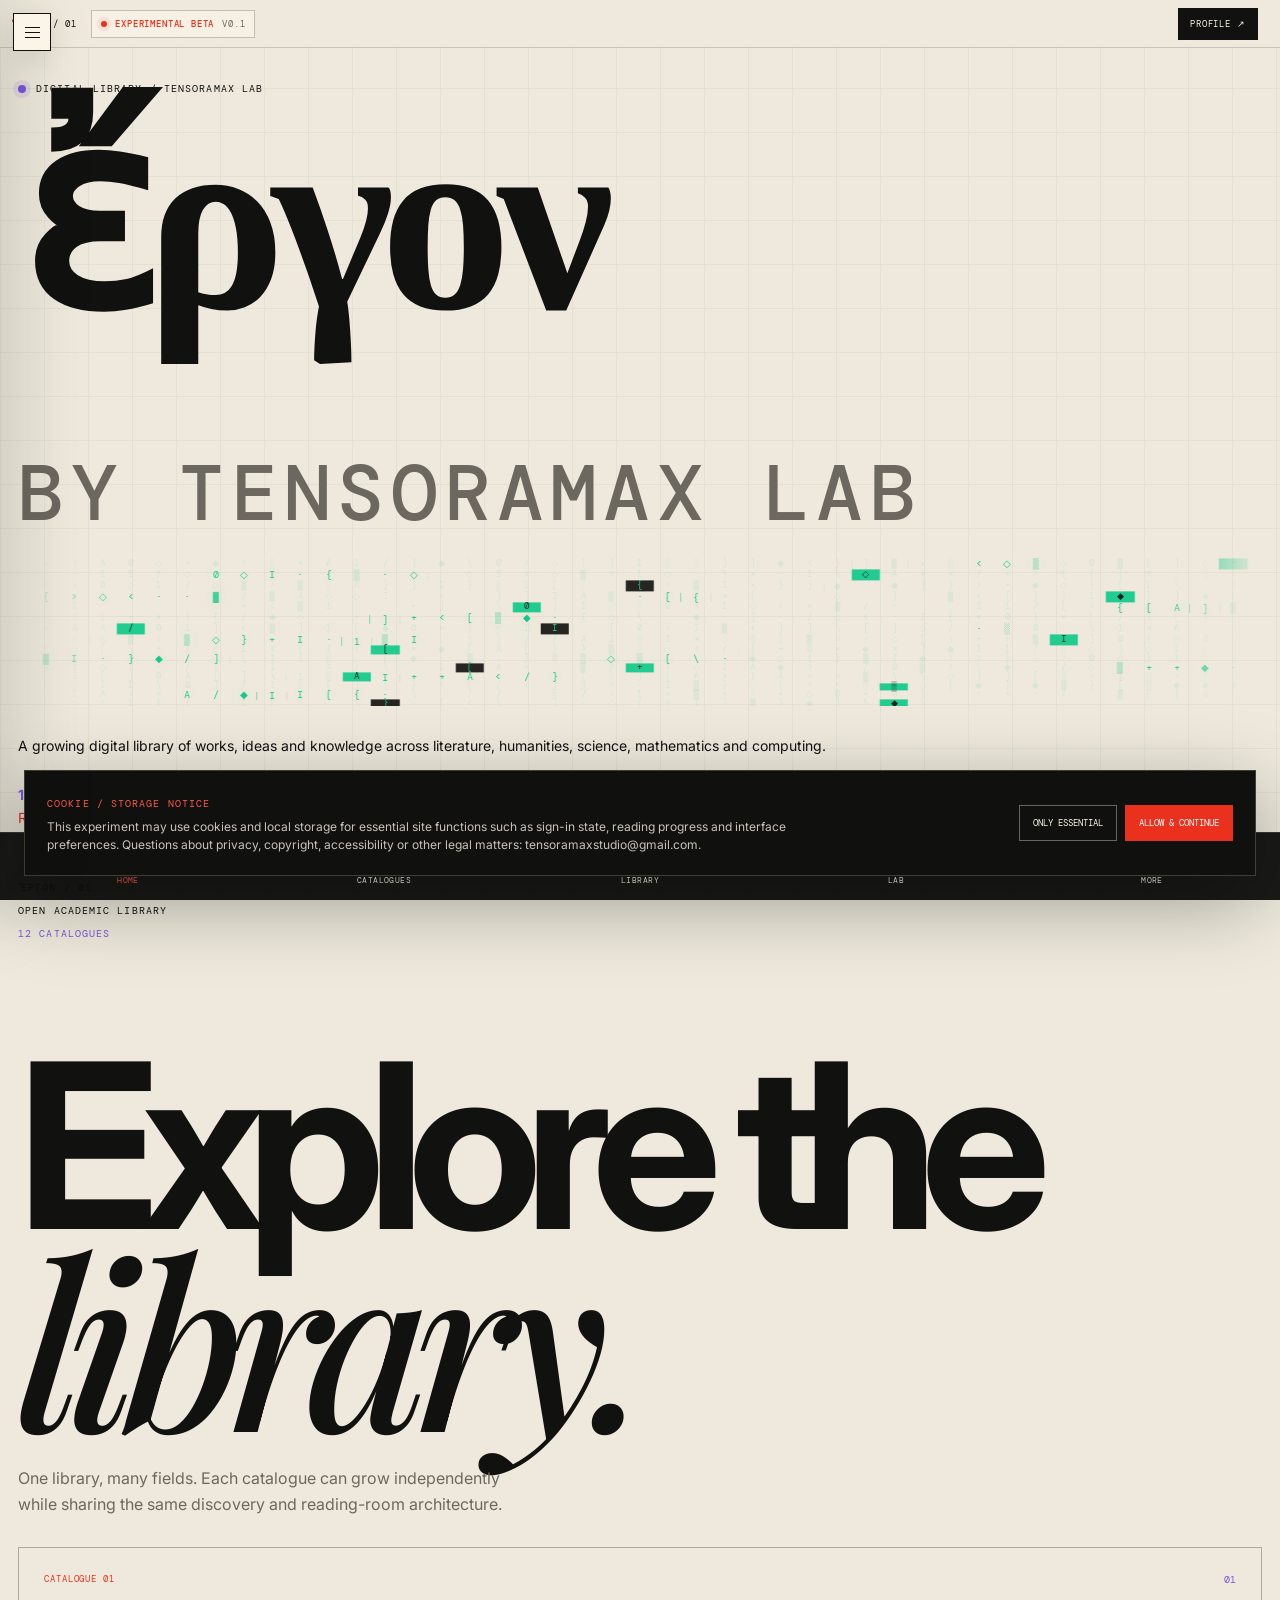
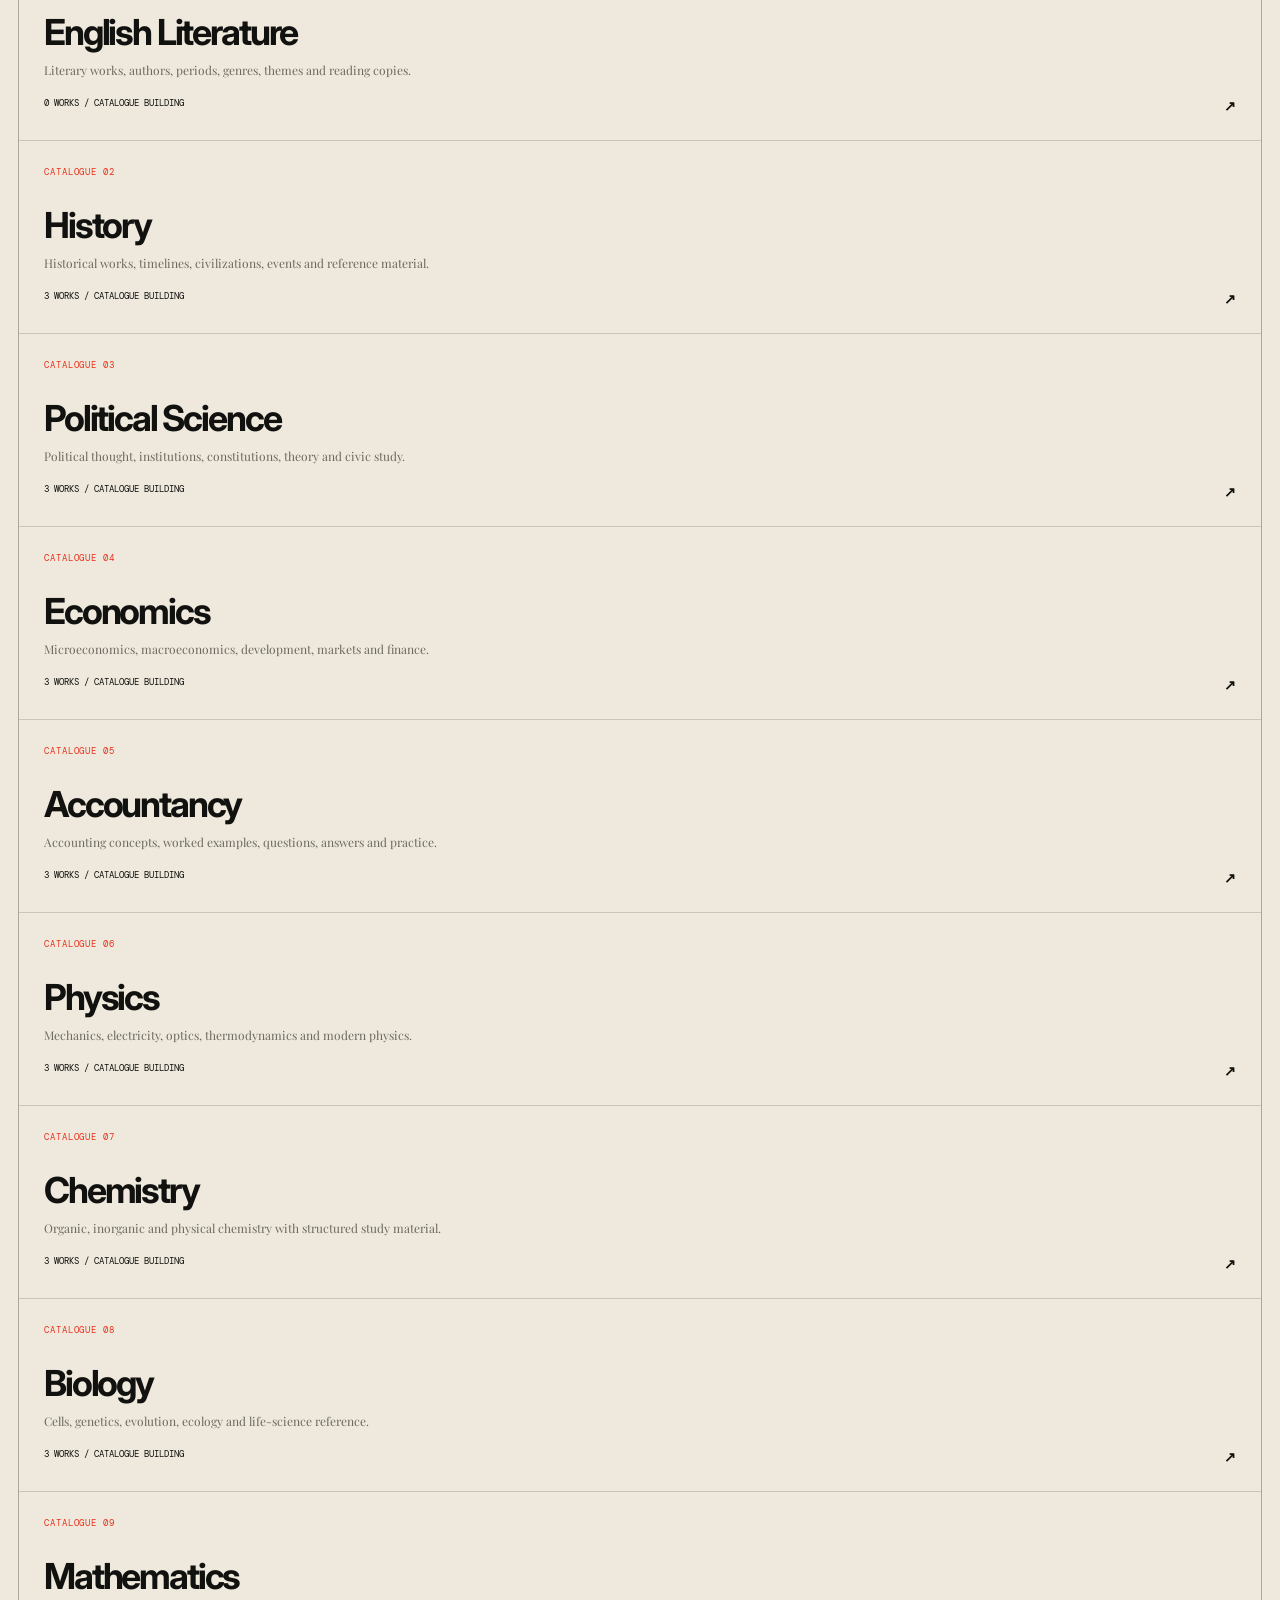
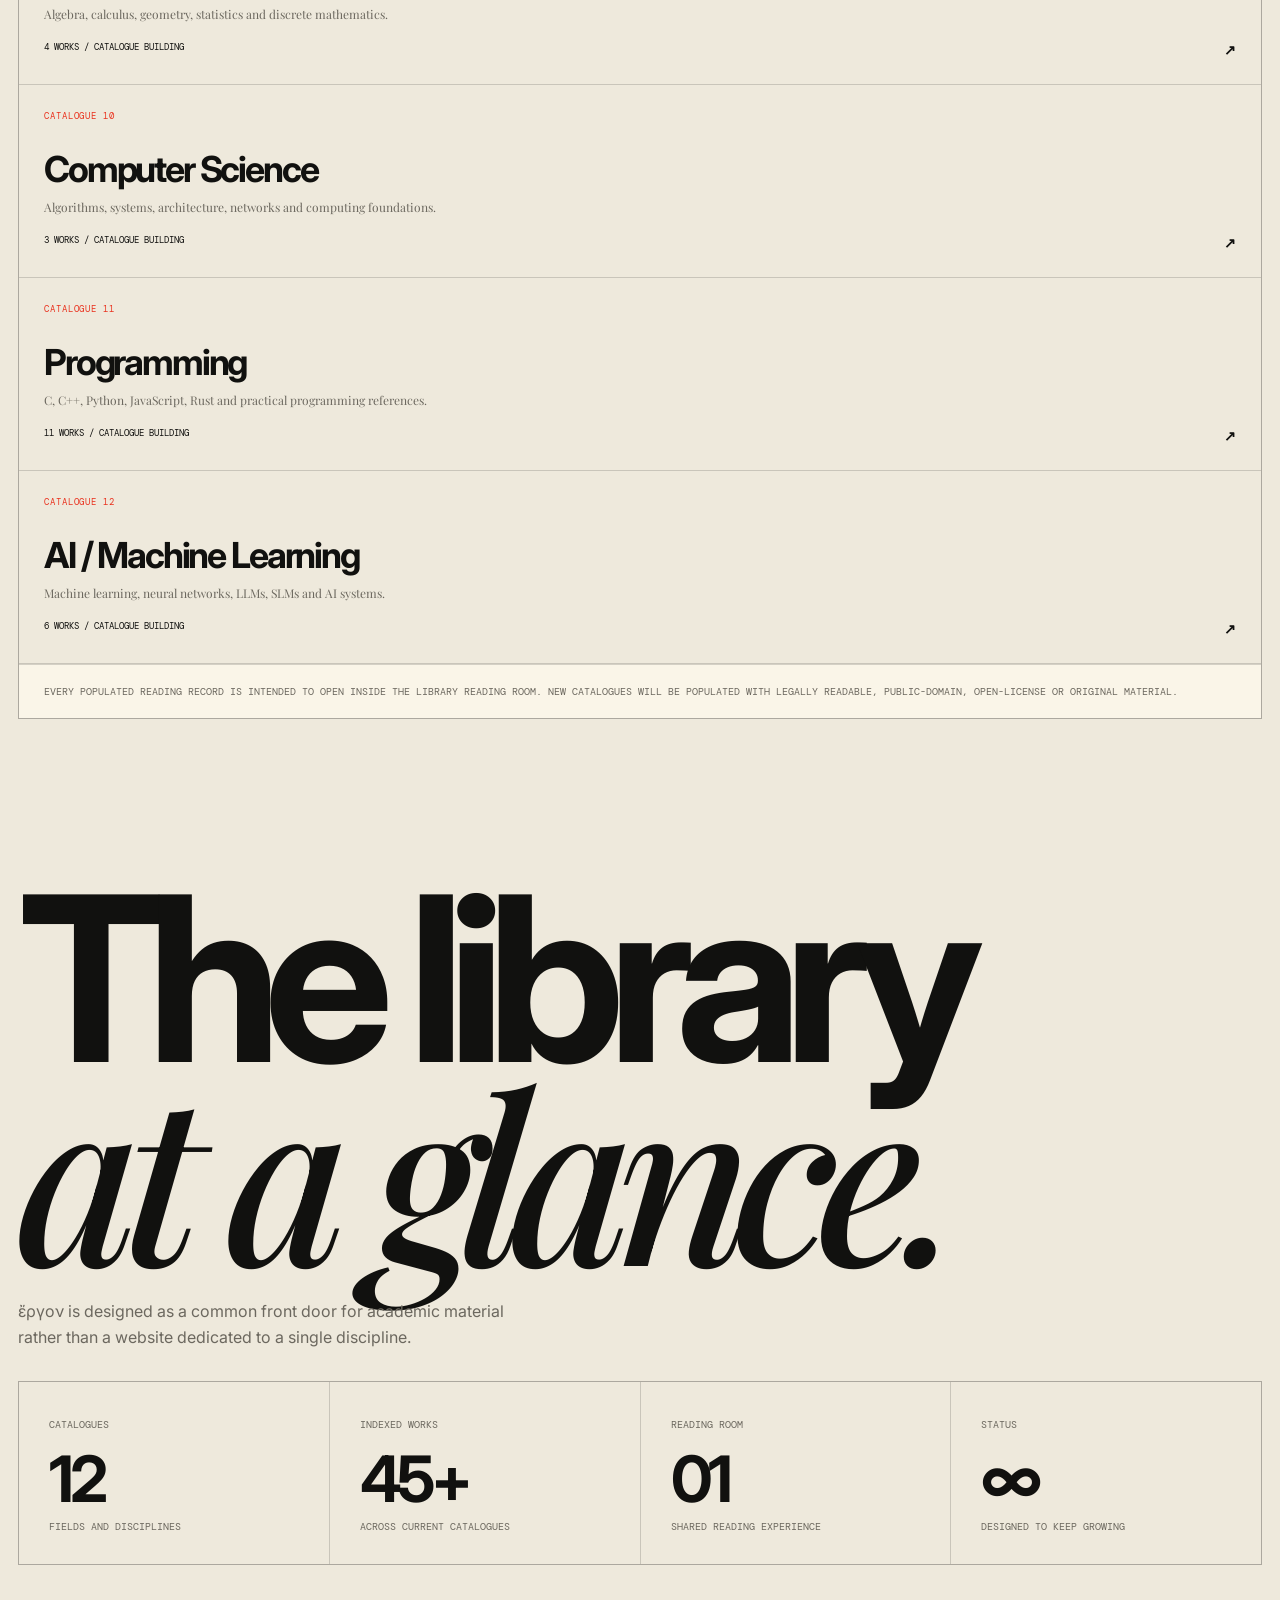
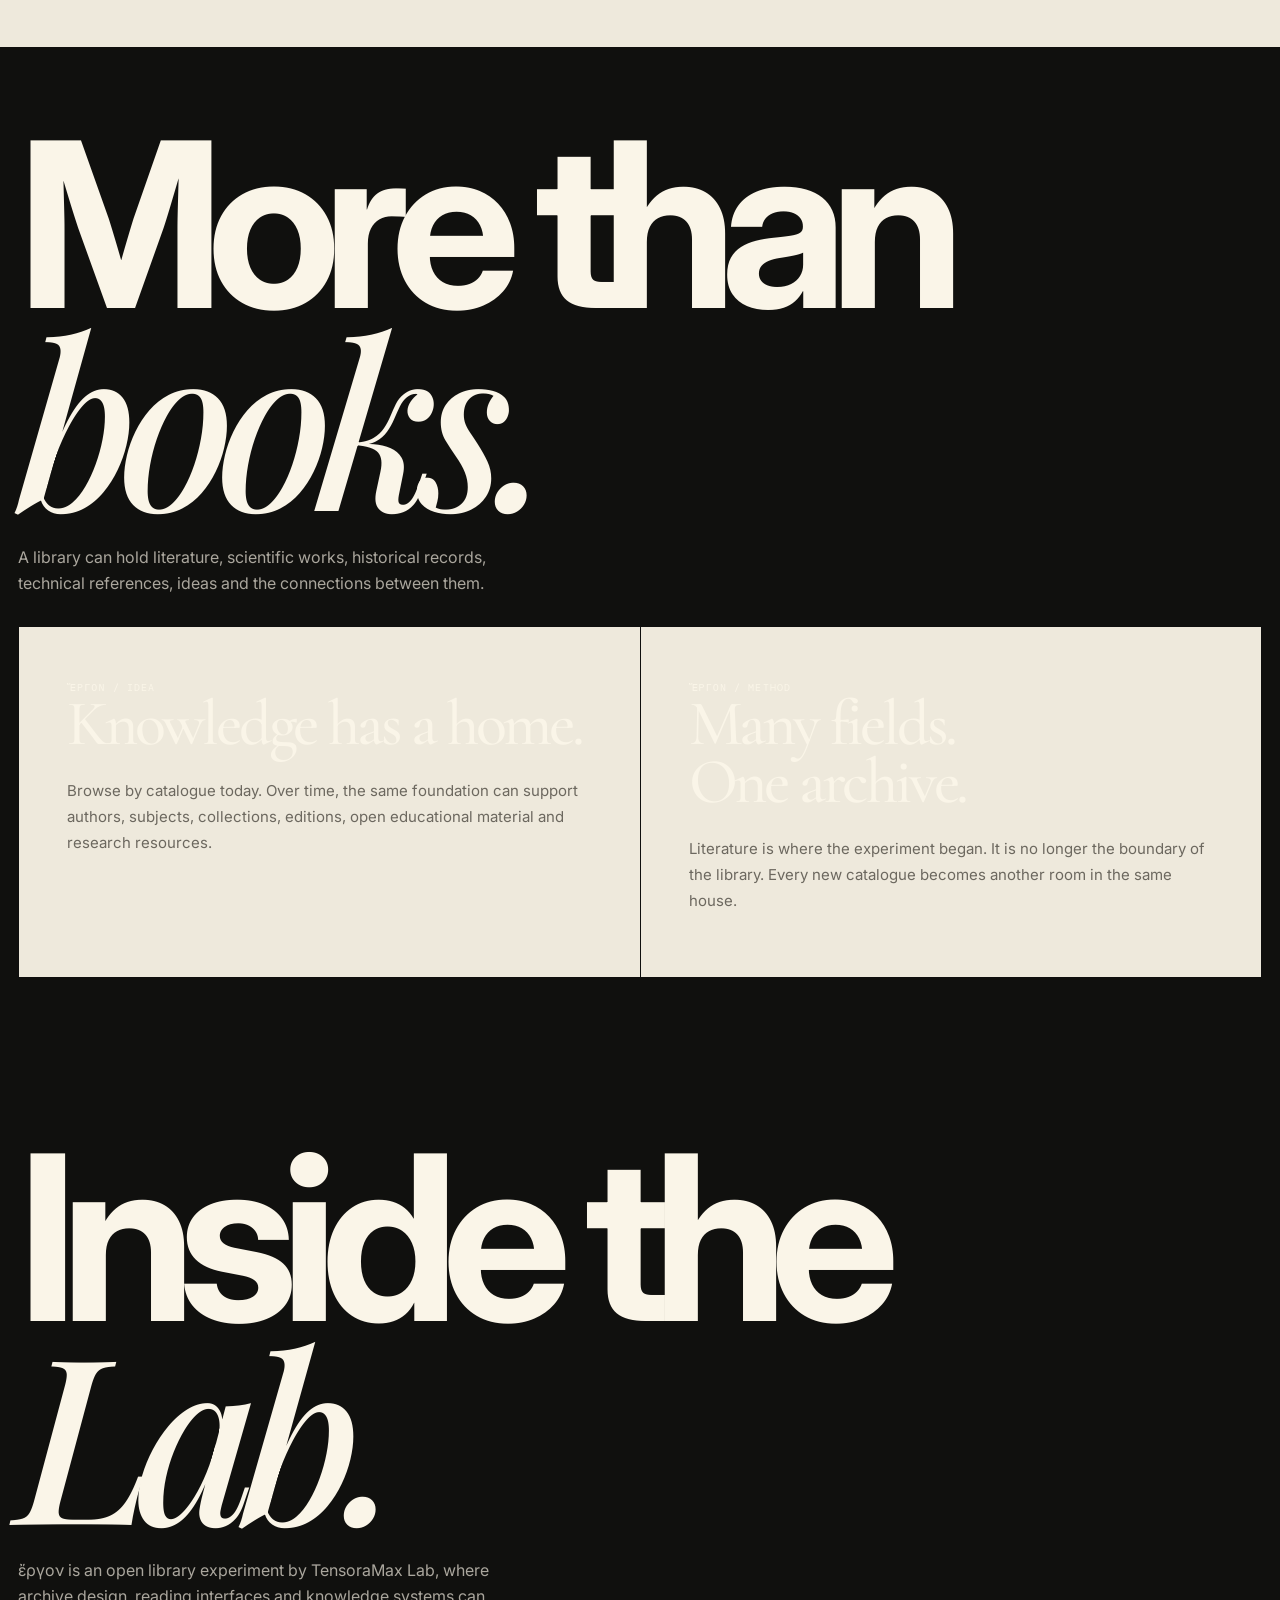
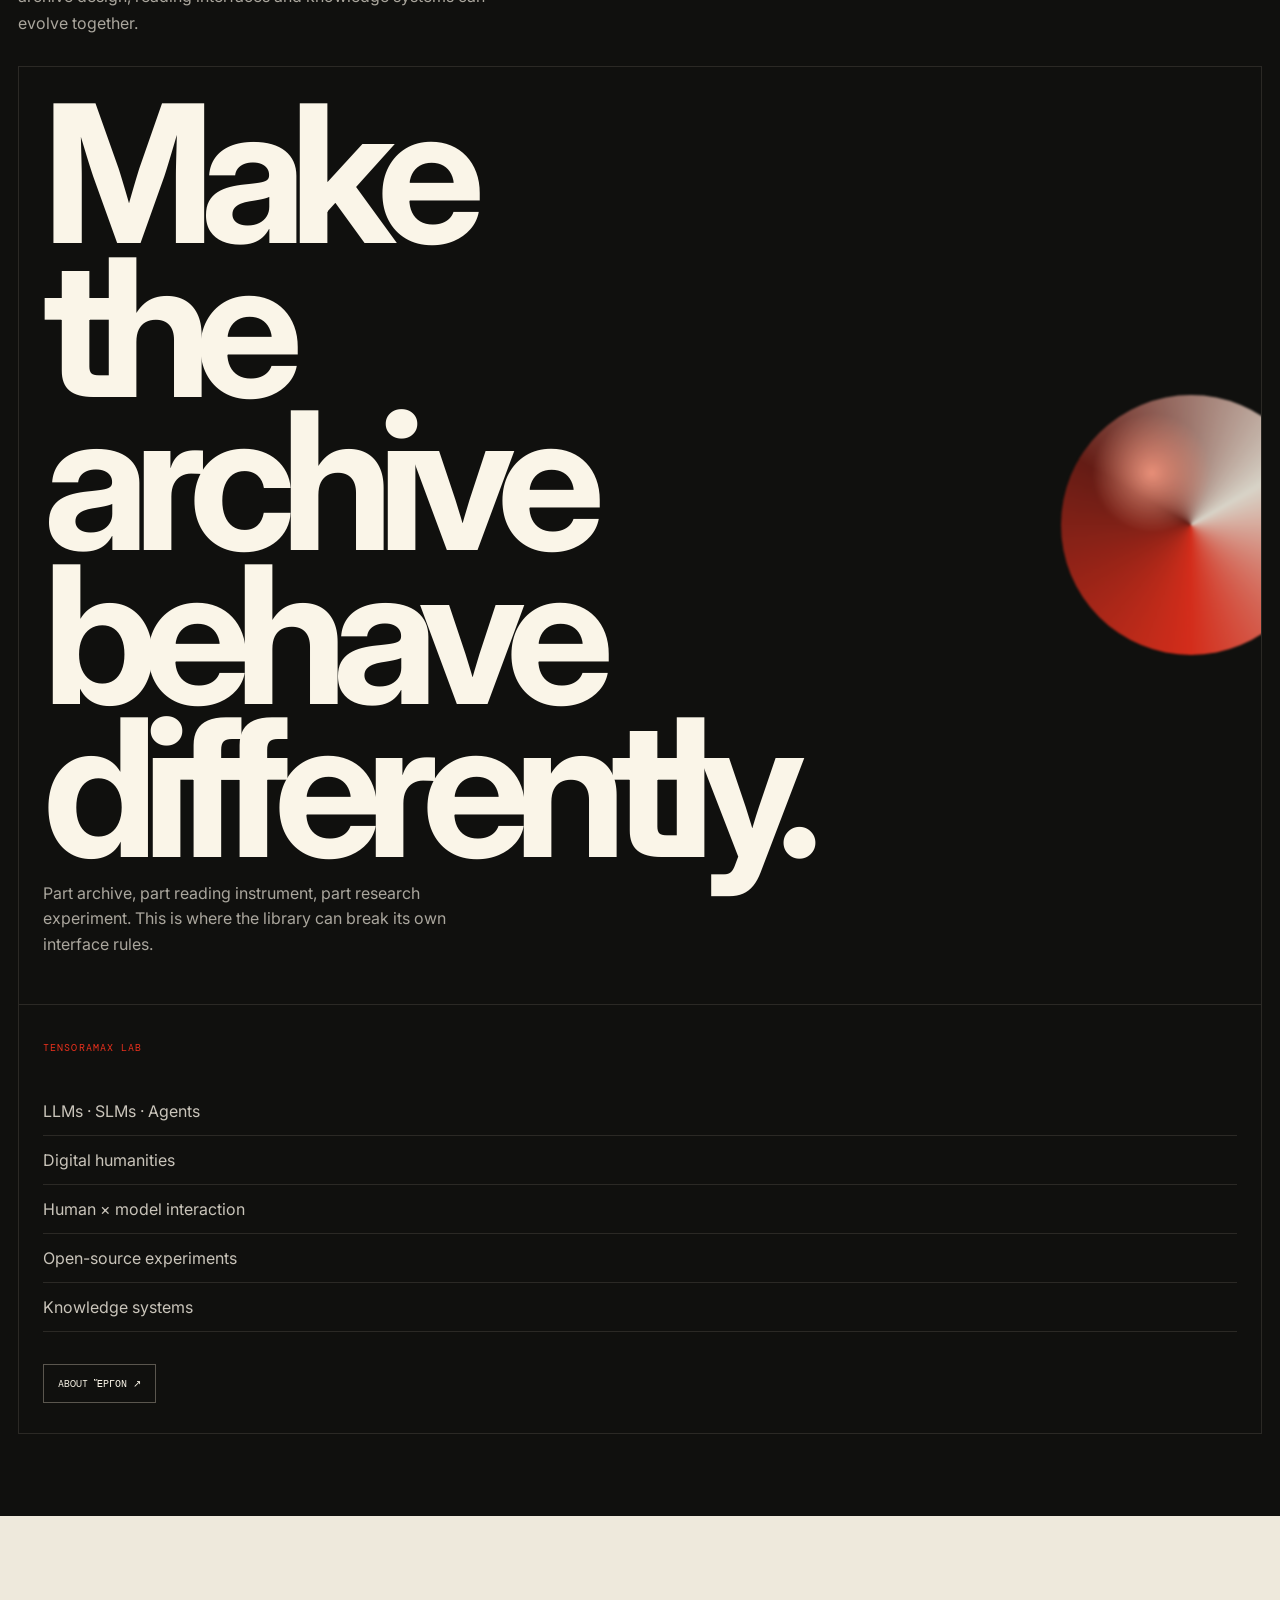
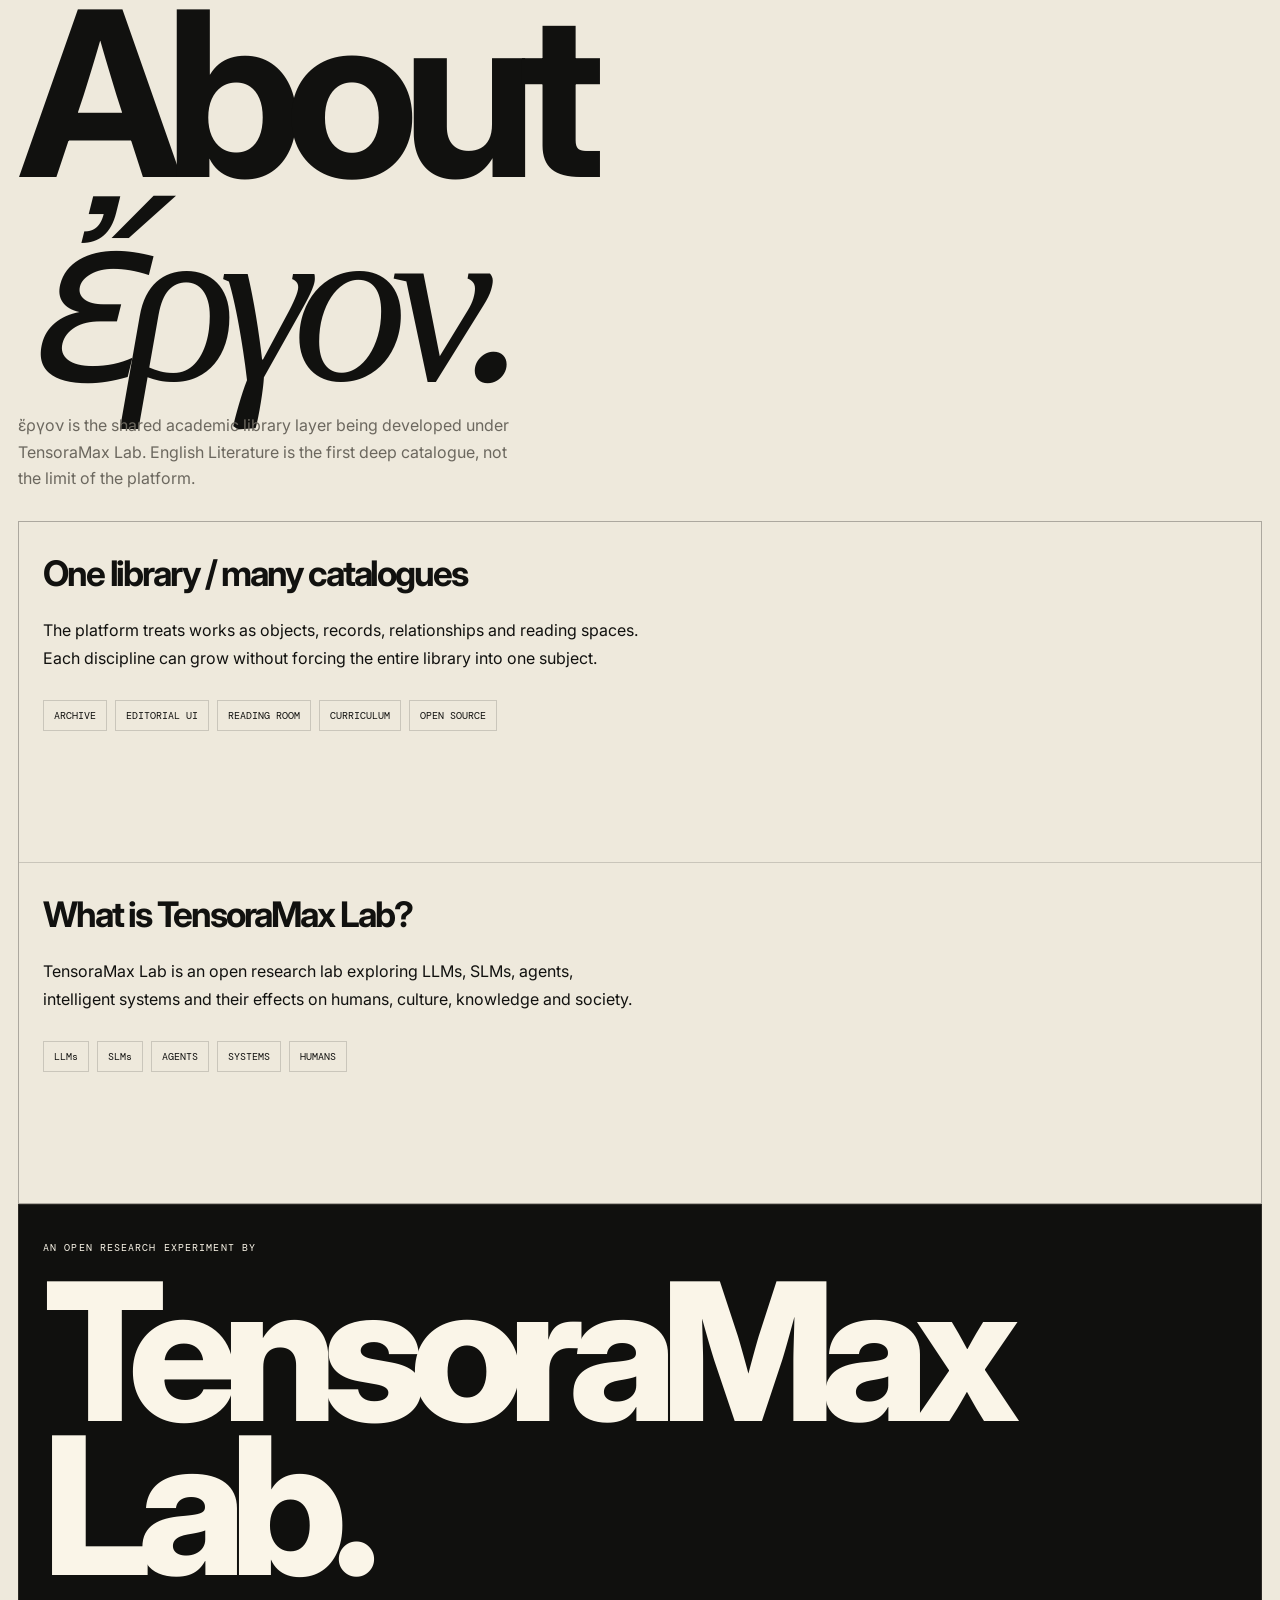
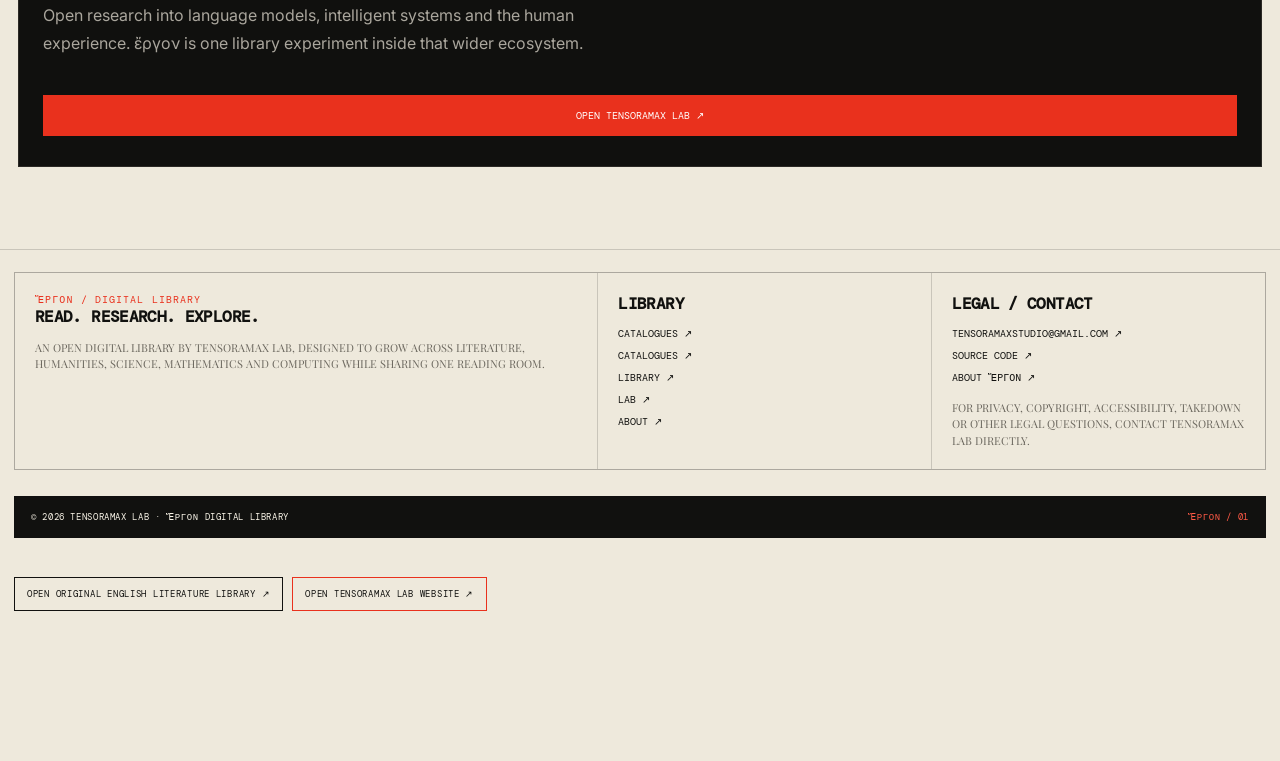
<file: index.html>
<!doctype html>
<html lang="en">
<head>
<meta charset="utf-8">
<meta name="viewport" content="width=device-width,initial-scale=1,viewport-fit=cover">
<meta name="theme-color" content="#eee9dc">
<title>ἔργον / TensoraMax Lab Digital Library</title>
<meta name="description" content="ἔργον is a growing digital library by TensoraMax Lab for literature, humanities, science, mathematics and computing.">
<style>
@import url('https://fonts.googleapis.com/css2?family=Cormorant+Garamond:ital,wght@0,500;0,600;1,500;1,600&family=DM+Mono:wght@400;500&family=Inter:wght@400;500;600;700;800&family=Playfair+Display:ital,wght@0,500;0,600;1,500;1,600&display=swap');
:root{--paper:#eee9dc;--paper2:#faf5e8;--ink:#11110f;--muted:#6c685f;--red:#e9311d;--accent:#7956d8;--signal:#10c98a;--line:rgba(17,17,15,.16);--dark:#10100e;--serif:'Playfair Display',Georgia,serif;--greek:'Cormorant Garamond',Georgia,serif;--mono:'DM Mono',monospace;--shadow:0 28px 90px rgba(17,17,15,.14)}
*{box-sizing:border-box}html{scroll-behavior:smooth}body{margin:0;background:var(--paper);color:var(--ink);font-family:Inter,system-ui,sans-serif;overflow-x:hidden}body:before{content:"";position:fixed;inset:0;pointer-events:none;z-index:0;opacity:.22;background-image:linear-gradient(var(--line) 1px,transparent 1px),linear-gradient(90deg,var(--line) 1px,transparent 1px);background-size:44px 44px}a{color:inherit;text-decoration:none}button,input{font:inherit}.mono{font:10px var(--mono);text-transform:uppercase;letter-spacing:.11em}.site{position:relative;z-index:1}.rail{position:fixed;inset:0 auto 0 0;width:64px;border-right:1px solid var(--line);background:rgba(238,233,220,.84);backdrop-filter:blur(18px);display:flex;align-items:center;justify-content:center;z-index:40}.rail span{writing-mode:vertical-rl;transform:rotate(180deg);font:10px var(--mono);letter-spacing:.16em}.top{position:fixed;left:64px;right:0;top:0;height:56px;border-bottom:1px solid var(--line);background:rgba(238,233,220,.82);backdrop-filter:blur(18px);z-index:39;display:flex;align-items:center;justify-content:space-between;padding:0 20px}.nav{display:flex;gap:22px}.nav a{font:10px var(--mono);text-transform:uppercase;letter-spacing:.1em}.nav a:hover{color:var(--red)}.view-btn{border:1px solid var(--red);background:var(--red);color:#fff;padding:9px 11px;cursor:pointer}main{margin-left:64px}.hero{min-height:100svh;padding:150px 5vw 45px;display:flex;flex-direction:column;justify-content:center;position:relative}.eyebrow{display:flex;align-items:center;gap:10px;margin-bottom:22px}.dot{width:8px;height:8px;border-radius:50%;background:var(--red);box-shadow:0 0 0 5px rgba(233,49,29,.1)}h1{font-size:clamp(4rem,11vw,11rem);line-height:.8;letter-spacing:-.085em;max-width:1150px;margin:0;font-weight:800}h1 em,.section h2 em{font-family:var(--serif);font-weight:500}.hero-copy{display:grid;grid-template-columns:1fr minmax(280px,520px);gap:40px;margin-top:42px;align-items:end}.hero-copy p{font-size:15px;line-height:1.7;margin:0}.hero-copy .note{color:var(--muted)}.hero-meta{display:flex;justify-content:space-between;border-top:1px solid var(--line);padding-top:12px;margin-top:55px}
.kinetic-signal{height:190px;margin:34px 0 0;position:relative;overflow:hidden;mask-image:linear-gradient(90deg,transparent,black 8%,black 92%,transparent);-webkit-mask-image:linear-gradient(90deg,transparent,black 8%,black 92%,transparent)}.signal-grid{position:absolute;inset:0;display:grid;grid-template-columns:repeat(72,1fr);grid-template-rows:repeat(9,1fr);font:12px/1 var(--mono);color:rgba(16,201,138,.62);transform:translate3d(0,0,0);will-change:transform}.signal-cell{display:flex;align-items:center;justify-content:center;min-width:0;opacity:.16;transition:opacity .45s,transform .45s,color .45s}.signal-cell.hot{opacity:1;color:var(--signal);text-shadow:0 0 14px rgba(16,201,138,.18);transform:scale(1.12)}.signal-cell.block{background:var(--signal);color:var(--dark);opacity:.92}.signal-cell.dark{background:var(--dark);color:var(--signal);opacity:.9}.signal-cell.bar{height:75%;align-self:end;border-left:1px solid rgba(16,201,138,.45);border-right:1px solid rgba(16,201,138,.12)}
.section{padding:120px 5vw}.section.dark{background:var(--dark);color:var(--paper2)}.section-head{display:flex;justify-content:space-between;align-items:end;gap:35px;margin-bottom:48px}.section h2{font-size:clamp(3.2rem,7vw,7rem);line-height:.83;letter-spacing:-.075em;margin:0}.section-head p{max-width:500px;line-height:1.65;color:var(--muted)}.dark .section-head p{color:#aaa69d}.domains,.catalogue,.authors,.subjects,.timeline{display:grid;gap:1px;background:var(--line);border:1px solid var(--line)}.domains{grid-template-columns:repeat(4,1fr)}.domain{min-height:220px;background:var(--paper);padding:25px;display:flex;flex-direction:column;justify-content:space-between;cursor:pointer;transition:.35s}.domain:hover{background:var(--red);color:#fff;transform:translateY(-4px);z-index:2}.domain b{font-size:clamp(1.5rem,2.6vw,3rem);letter-spacing:-.06em}.domain small{font:10px var(--mono)}.domain .count{color:var(--muted);margin-top:8px}.domain:hover .count{color:#fff}
.book-wrap{max-width:1200px;margin:auto}.book-stage{position:relative;min-height:680px;display:flex;align-items:center;justify-content:center;perspective:1800px}.book{position:relative;width:min(920px,94%);height:570px;transform-style:preserve-3d;transition:transform .9s cubic-bezier(.2,.8,.2,1)}.spread{position:absolute;inset:0;display:grid;grid-template-columns:1fr 1fr;background:var(--paper2);box-shadow:0 35px 100px rgba(0,0,0,.3);border-radius:5px;overflow:hidden}.page{position:relative;padding:58px 60px;background:var(--paper2);overflow:hidden}.page:first-child{border-right:1px solid rgba(0,0,0,.13)}.page:after{content:"";position:absolute;inset:0;pointer-events:none;background:linear-gradient(90deg,rgba(0,0,0,.07),transparent 10%,transparent 90%,rgba(0,0,0,.06))}.page h3{font:italic 500 clamp(2.5rem,5vw,5.7rem) var(--serif);line-height:.88;letter-spacing:-.055em;margin:20px 0}.page p{font:14px/1.75 var(--serif);max-width:420px}.page-no{position:absolute;bottom:20px;font:10px var(--mono)}.page:first-child .page-no{left:25px}.page:last-child .page-no{right:25px}.cover{position:absolute;inset:0;z-index:3;background:#171715;color:var(--paper2);padding:58px 65px;transform-origin:left center;backface-visibility:hidden;transition:transform 1s cubic-bezier(.2,.8,.2,1);display:flex;flex-direction:column;justify-content:space-between;box-shadow:20px 35px 100px rgba(0,0,0,.4)}.cover .tiny{color:#b7b1a6}.cover h3{font:italic 600 clamp(3rem,7vw,7rem) var(--serif);line-height:.8;letter-spacing:-.07em;max-width:700px;margin:0}.cover .cover-bottom{display:flex;justify-content:space-between;align-items:end;gap:25px}.cover button,.book-action{border:1px solid currentColor;background:transparent;color:inherit;padding:13px 16px;font:10px var(--mono);text-transform:uppercase;cursor:pointer}.cover button:hover,.book-action:hover{background:var(--paper2);color:var(--ink)}.book.open .cover{transform:rotateY(-168deg)}.book-tools{display:flex;justify-content:center;gap:10px;margin-top:18px}.book-action{background:var(--paper2);color:var(--ink);border-color:var(--line)}
.controls{display:flex;gap:9px;flex-wrap:wrap;margin-bottom:25px}.catalogue-selector{display:grid;grid-template-columns:repeat(3,1fr);gap:1px;background:var(--line);border:1px solid var(--line)}.catalogue-option{background:var(--paper);padding:25px;min-height:170px;text-align:left;border:0;color:inherit;cursor:pointer;display:flex;flex-direction:column;justify-content:space-between;transition:.3s;text-decoration:none}.catalogue-option .catalogue-count b{float:right;font-size:14px}.catalogue-option:hover,.catalogue-option.active{background:var(--ink);color:var(--paper2)}.catalogue-option .catalogue-state{font:9px var(--mono);text-transform:uppercase;color:var(--red);letter-spacing:.1em}.catalogue-option.active .catalogue-state{color:#ff5a46}.catalogue-option h3{font-size:clamp(1.5rem,2.8vw,2.8rem);letter-spacing:-.06em;margin:25px 0 7px}.catalogue-option p{font:12px/1.5 var(--serif);color:var(--muted);margin:0}.catalogue-option:hover p,.catalogue-option.active p{color:#aaa69d}.catalogue-option .catalogue-count{font:9px var(--mono);margin-top:18px}.catalogue-notice{grid-column:1/-1;padding:20px 25px;border-top:1px solid var(--line);background:var(--paper2);font:10px var(--mono);text-transform:uppercase;color:var(--muted)}
.search{flex:1;min-width:230px;border:1px solid var(--line);background:rgba(255,255,255,.35);padding:15px 17px;outline:0}.search:focus{border-color:var(--red)}.chip{border:1px solid var(--line);background:transparent;padding:10px 13px;cursor:pointer;font:10px var(--mono);text-transform:uppercase}.chip.active,.chip:hover{background:var(--ink);color:var(--paper)}.catalogue{grid-template-columns:repeat(3,1fr)}.card{background:var(--paper);padding:25px;min-height:350px;display:flex;flex-direction:column;cursor:pointer;transition:.3s}.card:hover{background:#fffaf0;transform:translateY(-4px);box-shadow:var(--shadow);z-index:2}.card-top,.card-foot{display:flex;justify-content:space-between;gap:15px}.tag{font:10px var(--mono);text-transform:uppercase;color:var(--red)}.card h3{font-size:clamp(1.5rem,2.4vw,2.6rem);line-height:.96;letter-spacing:-.055em;margin:36px 0 10px}.author{font:italic 1.05rem var(--serif)}.card p{font-size:13px;line-height:1.6;color:#5f5b53}.card-foot{margin-top:auto;border-top:1px solid var(--line);padding-top:12px;align-items:center}.read{border:0;background:var(--red);color:#fff;padding:10px 12px;font:10px var(--mono);text-transform:uppercase;cursor:pointer}.read.disabled{background:transparent;color:var(--muted);border:1px solid var(--line);cursor:default}.empty{grid-column:1/-1;padding:80px;text-align:center;font:2rem var(--serif)}
.authors{grid-template-columns:repeat(4,1fr)}.author-card,.subject-card{background:var(--paper);padding:24px;min-height:190px}.author-card b,.subject-card b{display:block;font-size:1.45rem;letter-spacing:-.045em;margin:35px 0 8px}.author-card small,.subject-card small{font:10px var(--mono);text-transform:uppercase;color:var(--red)}.subject-card p{font-size:12px;line-height:1.55;color:var(--muted)}.timeline{grid-template-columns:repeat(4,1fr)}.era{background:var(--paper);padding:28px;min-height:270px}.era .year{font:11px var(--mono);color:var(--red)}.era h3{font-size:2rem;letter-spacing:-.06em;margin:40px 0 10px}.era p{font-size:13px;line-height:1.6;color:var(--muted)}
.lab-grid{display:grid;grid-template-columns:1.25fr .75fr;gap:1px;background:#2b2925;border:1px solid #2b2925}.lab-main,.lab-side{background:var(--dark);padding:50px}.lab-main{min-height:480px;position:relative;overflow:hidden}.lab-main h3{font-size:clamp(3rem,7vw,7rem);line-height:.8;letter-spacing:-.08em;max-width:650px;position:relative;z-index:2;margin:0}.lab-main p{max-width:430px;line-height:1.6;color:#aaa69d;position:relative;z-index:2}.orb{position:absolute;width:390px;height:390px;border-radius:50%;right:4%;top:15%;background:radial-gradient(circle at 35% 30%,#ff9d84,transparent 24%),conic-gradient(from 180deg,#e9311d,#6e1e16,#eee9dc,#e9311d);filter:blur(1px);animation:spin 14s linear infinite;opacity:.9}.lab-side .mono{color:var(--red)}.lab-side ul{list-style:none;padding:0;margin:32px 0}.lab-side li{padding:14px 0;border-bottom:1px solid #2b2925;color:#c9c4ba}.lab-link{display:inline-block;border:1px solid #5a564e;padding:12px 14px;font:10px var(--mono);text-transform:uppercase}.lab-link:hover{background:var(--paper2);color:var(--ink)}@keyframes spin{to{transform:rotate(360deg)}}
.about{display:grid;grid-template-columns:1fr 1fr;gap:1px;background:var(--line);border:1px solid var(--line)}.about-panel{background:var(--paper);padding:50px;min-height:340px}.about-panel h3{font-size:2.2rem;letter-spacing:-.06em;margin:0 0 22px}.about-panel p{line-height:1.75;max-width:600px}.stack{display:flex;flex-wrap:wrap;gap:8px;margin-top:28px}.stack span{border:1px solid var(--line);padding:8px 10px;font:10px var(--mono)}.power{background:var(--dark);color:var(--paper2);border:1px solid #2b2925;padding:55px}.power .brand{font-size:clamp(3rem,7vw,7rem);font-weight:800;letter-spacing:-.08em;line-height:.8;margin:20px 0}.power p{max-width:600px;color:#aaa69d;line-height:1.7}.original{display:inline-flex;align-items:center;gap:10px;margin-top:22px;border:1px solid var(--red);background:var(--red);color:#fff;padding:13px 15px;font:10px var(--mono);text-transform:uppercase}.original:hover{background:#fff;color:var(--red)}footer{margin-left:64px;border-top:1px solid var(--line);padding:42px 5vw 85px;display:flex;justify-content:space-between;gap:25px;font:10px var(--mono);text-transform:uppercase}.footer-brand{color:var(--red)}.footer-wrap{display:grid;grid-template-columns:1.4fr .8fr .8fr;gap:1px;background:var(--line);border:1px solid var(--line)}.footer-block{background:var(--paper);padding:28px;min-height:170px}.footer-block h3{margin:0 0 18px;font-size:1.15rem;letter-spacing:-.04em}.footer-block p{margin:0;color:var(--muted);font:12px/1.6 var(--serif)}.footer-links{display:grid;gap:9px}.footer-links a{font:10px var(--mono);text-transform:uppercase}.footer-links a:hover{color:var(--red)}.footer-bottom{margin-top:1px;border:1px solid var(--line);background:var(--ink);color:var(--paper2);padding:18px 20px;display:flex;justify-content:space-between;gap:20px;font:9px var(--mono);text-transform:uppercase;letter-spacing:.07em}.footer-bottom .footer-brand{color:#ff5a46}.cookie-notice{position:fixed;left:24px;right:24px;bottom:24px;z-index:100;background:var(--dark);color:var(--paper2);border:1px solid #403d37;box-shadow:0 24px 80px rgba(0,0,0,.35);padding:20px 22px;display:flex;align-items:center;justify-content:space-between;gap:25px}.cookie-copy{max-width:760px}.cookie-copy .mono{color:#ff5a46}.cookie-copy p{margin:7px 0 0;color:#c8c3b9;font-size:12px;line-height:1.55}.cookie-actions{display:flex;gap:8px;flex-shrink:0}.cookie-actions button{border:1px solid #6a655c;background:transparent;color:var(--paper2);padding:11px 13px;font:9px var(--mono);text-transform:uppercase;cursor:pointer}.cookie-actions button.primary{border-color:var(--red);background:var(--red);color:#fff}.cookie-actions button:hover{background:var(--paper2);color:var(--ink)}.cookie-actions button.primary:hover{background:#ff5a46;color:#fff}
.modal{position:fixed;inset:0;z-index:80;background:rgba(10,10,9,.72);backdrop-filter:blur(14px);display:none;align-items:center;justify-content:center;padding:20px}.modal.open{display:flex}.modal-card{background:var(--paper);width:min(850px,100%);max-height:90vh;overflow:auto;padding:42px;box-shadow:0 40px 120px #000}.close{float:right;border:0;background:none;font-size:26px;cursor:pointer}.modal-card h2{font-size:clamp(3rem,7vw,6rem);line-height:.84;letter-spacing:-.07em;margin:28px 0 10px}.modal-meta{font:10px var(--mono);text-transform:uppercase;color:var(--red)}.modal-card p{font:16px/1.7 var(--serif)}.themes{display:flex;gap:7px;flex-wrap:wrap;margin:24px 0}.theme{border:1px solid var(--line);padding:7px 9px;font:10px var(--mono)}.modal-actions{display:flex;flex-wrap:wrap;gap:9px}.modal-actions a,.modal-actions button{border:1px solid var(--ink);background:var(--ink);color:var(--paper);padding:12px 14px;font:10px var(--mono);text-transform:uppercase;cursor:pointer}.modal-actions .ghost{background:transparent;color:var(--ink)}
.bottom-nav{display:none}.mobile-view-label{display:none}
@media(max-width:1050px){.footer-wrap{grid-template-columns:1fr 1fr}.footer-block:first-child{grid-column:1/-1}}.domains,.authors,.timeline{grid-template-columns:repeat(2,1fr)}.catalogue{grid-template-columns:repeat(2,1fr)}.about{grid-template-columns:1fr}.lab-grid{grid-template-columns:1fr}.orb{right:-80px}}
@media(max-width:720px){.footer-wrap{grid-template-columns:1fr}.footer-block:first-child{grid-column:auto}.footer-bottom{display:grid;gap:9px}.cookie-notice{left:10px;right:10px;bottom:78px;padding:17px}.cookie-actions{width:100%;flex-direction:column}.cookie-actions button{width:100%}}.catalogue-selector{grid-template-columns:1fr}.catalogue-option{min-height:145px}body{padding-bottom:68px}.rail{display:none}.top{left:0;height:48px;padding:0 12px}.nav{display:none}.mobile-only{display:block}.mobile-brand{font:9px var(--mono);letter-spacing:.12em;text-transform:uppercase}.mobile-brand b{color:var(--red)}main{margin-left:0}.hero{padding:82px 18px 28px;min-height:calc(100svh - 10px)}.hero h1{font-size:19vw;line-height:.82}.hero-copy{grid-template-columns:1fr;gap:25px;margin-top:28px}.hero-copy p{font-size:14px}.hero-meta{margin-top:38px;display:grid;gap:10px}.kinetic-signal{height:150px;margin-top:24px}.signal-grid{font-size:9px;grid-template-columns:repeat(44,1fr);grid-template-rows:repeat(8,1fr)}.section{padding:82px 18px}.section-head{display:block;margin-bottom:30px}.section-head p{margin-top:20px}.section h2{font-size:18vw}.domains,.catalogue,.authors,.subjects,.timeline{grid-template-columns:1fr}.domain{min-height:170px;padding:21px}.domain b{font-size:11vw}.book-stage{min-height:540px}.book{width:100%;height:470px}.spread{grid-template-columns:1fr}.page{padding:42px 28px}.page:nth-child(2){display:none}.page h3{font-size:12vw}.page p{font-size:13px}.cover{padding:38px 28px}.cover h3{font-size:14vw}.cover .cover-bottom{align-items:start;flex-direction:column}.book.open .cover{transform:rotateY(-155deg) translateX(-10%)}.book-tools{margin-top:12px}.book-action{font-size:9px}.card{min-height:310px;padding:21px}.card h3{font-size:10vw;margin:30px 0 10px}.lab-main,.lab-side{padding:30px 24px}.lab-main{min-height:450px}.lab-main h3{font-size:15vw}.orb{width:260px;height:260px;right:-60px;top:35%}.about-panel,.power{padding:30px 24px}.power .brand{font-size:15vw}.original{width:100%;justify-content:center}.modal{padding:10px}.modal-card{padding:26px 20px;max-height:92vh}.modal-card h2{font-size:14vw}.bottom-nav{position:fixed;display:grid;grid-template-columns:repeat(5,1fr);left:0;right:0;bottom:0;height:68px;z-index:60;background:rgba(17,17,15,.96);color:var(--paper2);border-top:1px solid #3a3731;padding-bottom:env(safe-area-inset-bottom)}.bottom-nav a{display:flex;flex-direction:column;align-items:center;justify-content:center;gap:5px;font:8px var(--mono);text-transform:uppercase;letter-spacing:.06em}.bottom-nav a span:first-child{font-size:16px}.bottom-nav a.active,.bottom-nav a:hover{color:#ff5a46}footer{margin-left:0;padding:22px 14px 82px;display:grid}.footer-block{padding:20px;min-height:0}.footer-block h3{font-size:1rem;margin-bottom:13px}.footer-block p{font-size:11px;line-height:1.5}.footer-bottom{padding:14px 16px}}
@media(prefers-reduced-motion:reduce){.signal-cell{transition:none}.kinetic-signal{display:none}}
.ergon-hero{text-align:left}.ergon-mark{font-family:var(--greek);font-weight:600;letter-spacing:-.055em;color:var(--ink);font-size:1.08em}.ergon-by{font-family:var(--mono);font-style:normal;font-size:.32em;letter-spacing:.08em;text-transform:uppercase;color:var(--muted)}.hero-copy .note strong{color:var(--accent)}.library-stats{display:grid;grid-template-columns:repeat(4,1fr);gap:1px;background:var(--line);border:1px solid var(--line)}.library-stat{background:var(--paper);padding:30px;min-height:150px}.library-stat b{display:block;font-size:clamp(2.5rem,5vw,5rem);line-height:.85;letter-spacing:-.07em;margin:20px 0 8px}.library-stat span{font:10px var(--mono);text-transform:uppercase;color:var(--muted)}.library-manifesto{display:grid;grid-template-columns:1fr 1fr;gap:1px;background:var(--line);border:1px solid var(--line)}.manifesto-panel{background:var(--paper);padding:48px;min-height:280px}.manifesto-panel h3{font-family:var(--greek);font-size:clamp(2.5rem,5vw,5rem);font-weight:500;line-height:.9;letter-spacing:-.05em;margin:0 0 25px}.manifesto-panel p{max-width:600px;font-size:15px;line-height:1.75;color:var(--muted)}.catalogue-option:first-child{position:relative}.catalogue-option:first-child:after{content:'01';position:absolute;right:25px;top:25px;font:10px var(--mono);color:var(--accent)}.catalogue-option:hover:after,.catalogue-option.active:after{color:#fff}.library-kicker{color:var(--accent)!important}.ergon-hero .eyebrow .dot{background:var(--accent);box-shadow:0 0 0 5px rgba(121,86,216,.12)}.ergon-hero .hero-meta span:last-child{color:var(--accent)}@media(max-width:720px){.library-stats{grid-template-columns:1fr 1fr}.library-stat{padding:20px;min-height:120px}.library-stat b{font-size:13vw}.library-manifesto{grid-template-columns:1fr}.manifesto-panel{padding:30px 24px;min-height:220px}.ergon-mark{font-size:1.15em}.ergon-by{font-size:.38em}}</style>
</head>
<body>
<div class="site">
<aside class="rail"><span>ἔΡΓΟΝ / DIGITAL LIBRARY</span></aside>
<header class="top"><a class="mobile-brand" href="#top"><b>ἔργον</b> / 01</a><nav class="nav"><a href="#catalogues">Catalogues</a><a href="#library">Library</a><a href="#lab">Lab</a><a href="#about">About</a></nav></header>
<main id="top">
<section class="hero ergon-hero">
  <div class="eyebrow mono"><span class="dot"></span> Digital Library / TensoraMax Lab</div>
  <h1><span class="ergon-mark">ἔργον</span><br><em class="ergon-by">by TensoraMax Lab</em></h1>
  <div class="kinetic-signal" aria-hidden="true"><div class="signal-grid" id="signalGrid"></div></div>
  <div class="hero-copy"><p>A growing digital library of works, ideas and knowledge across literature, humanities, science, mathematics and computing.</p><p class="note"><strong>12 catalogues</strong> · one shared reading room<br><span style="color:var(--red)">Read · Learn · Explore · Think</span></p></div>
  <div class="hero-meta mono"><span>ἔΡΓΟΝ / 01</span><span>OPEN ACADEMIC LIBRARY</span><span id="catalogueCount">12 CATALOGUES</span></div>
</section>
<section class="section" id="catalogues">
  <div class="section-head">
    <h2>Explore the<br><em>library.</em></h2>
    <p>One library, many fields. Each catalogue can grow independently while sharing the same discovery and reading-room architecture.</p>
  </div>
  <div class="catalogue-selector" id="catalogueSelector"></div>
</section>
<section class="section" id="library">
  <div class="section-head">
    <h2>The library<br><em>at a glance.</em></h2>
    <p>ἔργον is designed as a common front door for academic material rather than a website dedicated to a single discipline.</p>
  </div>
  <div class="library-stats">
    <article class="library-stat"><span>Catalogues</span><b id="statCatalogues">12</b><span>Fields and disciplines</span></article>
    <article class="library-stat"><span>Indexed works</span><b id="statRecords">40+</b><span>Across current catalogues</span></article>
    <article class="library-stat"><span>Reading Room</span><b>01</b><span>Shared reading experience</span></article>
    <article class="library-stat"><span>Status</span><b>∞</b><span>Designed to keep growing</span></article>
  </div>
</section>
<section class="section dark">
  <div class="section-head"><h2>More than<br><em>books.</em></h2><p style="color:#aaa69d">A library can hold literature, scientific works, historical records, technical references, ideas and the connections between them.</p></div>
  <div class="library-manifesto">
    <article class="manifesto-panel"><span class="mono">ἔργον / IDEA</span><h3>Knowledge has a home.</h3><p>Browse by catalogue today. Over time, the same foundation can support authors, subjects, collections, editions, open educational material and research resources.</p></article>
    <article class="manifesto-panel"><span class="mono">ἔργον / METHOD</span><h3>Many fields.<br>One archive.</h3><p>Literature is where the experiment began. It is no longer the boundary of the library. Every new catalogue becomes another room in the same house.</p></article>
  </div>
</section>
<section class="section dark" id="lab">
  <div class="section-head"><h2>Inside the<br><em>Lab.</em></h2><p style="color:#aaa69d">ἔργον is an open library experiment by TensoraMax Lab, where archive design, reading interfaces and knowledge systems can evolve together.</p></div>
  <div class="lab-grid"><div class="lab-main"><div class="orb"></div><h3>Make the archive<br>behave differently.</h3><p>Part archive, part reading instrument, part research experiment. This is where the library can break its own interface rules.</p></div><div class="lab-side"><span class="mono">TensoraMax Lab</span><ul><li>LLMs · SLMs · Agents</li><li>Digital humanities</li><li>Human × model interaction</li><li>Open-source experiments</li><li>Knowledge systems</li></ul><a class="lab-link" href="#about">ABOUT ἔΡΓΟΝ ↗</a></div></div>
</section>
<section class="section" id="about">
  <div class="section-head"><h2>About<br><em>ἔργον.</em></h2><p>ἔργον is the shared academic library layer being developed under TensoraMax Lab. English Literature is the first deep catalogue, not the limit of the platform.</p></div>
  <div class="about"><article class="about-panel"><h3>One library / many catalogues</h3><p>The platform treats works as objects, records, relationships and reading spaces. Each discipline can grow without forcing the entire library into one subject.</p><div class="stack"><span>ARCHIVE</span><span>EDITORIAL UI</span><span>READING ROOM</span><span>CURRICULUM</span><span>OPEN SOURCE</span></div></article><article class="about-panel"><h3>What is TensoraMax Lab?</h3><p>TensoraMax Lab is an open research lab exploring LLMs, SLMs, agents, intelligent systems and their effects on humans, culture, knowledge and society.</p><div class="stack"><span>LLMs</span><span>SLMs</span><span>AGENTS</span><span>SYSTEMS</span><span>HUMANS</span></div></article></div>
  <div class="power"><span class="mono">An open research experiment by</span><div class="brand">TensoraMax<br>Lab.</div><p>Open research into language models, intelligent systems and the human experience. ἔργον is one library experiment inside that wider ecosystem.</p><a class="original" href="https://github.com/Yuri-code-dot/English-library-" target="_blank" rel="noopener">OPEN ORIGINAL LIBRARY ↗</a></div>
</section>
</main>
<footer>
  <div class="footer-wrap">
    <section class="footer-block">
      <span class="mono footer-brand">ἔργον / Digital Library</span>
      <h3>Read. Research. Explore.</h3>
      <p>An open digital library by TensoraMax Lab, designed to grow across literature, humanities, science, mathematics and computing while sharing one Reading Room.</p>
    </section>
    <section class="footer-block">
      <h3>Library</h3>
      <div class="footer-links">
        <a href="#catalogues">Catalogues ↗</a>
        <a href="#catalogues">Catalogues ↗</a>
        <a href="#library">Library ↗</a>
        <a href="#lab">Lab ↗</a>
        <a href="#about">About ↗</a>
      </div>
    </section>
    <section class="footer-block">
      <h3>Legal / Contact</h3>
      <div class="footer-links">
        <a href="mailto:tensoramaxstudio@gmail.com">tensoramaxstudio@gmail.com ↗</a>
        <a href="https://github.com/Yuri-code-dot/English-literature-experiment-" target="_blank" rel="noopener">Source Code ↗</a>
        <a href="#about">About ἔργον ↗</a>
      </div>
      <p style="margin-top:16px">For privacy, copyright, accessibility, takedown or other legal questions, contact TensoraMax Lab directly.</p>
    </section>
  </div>
  <div class="footer-bottom">
    <span>© 2026 TENSORAMAX LAB · ἔΡΓΟΝ DIGITAL LIBRARY</span>
    <span class="footer-brand">ἔΡΓΟΝ / 01</span>
  </div>
</footer>
<nav class="bottom-nav"><a href="#top" class="active"><span>⌂</span>Home</a><a href="#catalogues"><span>◉</span>Catalogues</a><a href="#library"><span>◌</span>Library</a><a href="#lab"><span>▦</span>Lab</a><a href="#about"><span>≡</span>More</a></nav>
</div>
<div class="modal" id="modal"><div class="modal-card"><button class="close" id="close">×</button><div class="modal-meta" id="modalMeta"></div><h2 id="modalTitle"></h2><div class="author" id="modalAuthor"></div><p id="modalDescription"></p><div class="themes" id="modalThemes"></div><div class="modal-actions"><a id="modalRead">READ INSIDE ↗</a><a id="modalSource" class="ghost" target="_blank" rel="noopener">SOURCE ↗</a><button id="copyRecord" class="ghost">COPY RECORD</button></div></div></div>
<div class="cookie-notice" id="cookieNotice" role="dialog" aria-label="Cookie and storage notice">
  <div class="cookie-copy">
    <span class="mono">COOKIE / STORAGE NOTICE</span>
    <p>This experiment may use cookies and local storage for essential site functions such as sign-in state, reading progress and interface preferences. Questions about privacy, copyright, accessibility or other legal matters: tensoramaxstudio@gmail.com.</p>
  </div>
  <div class="cookie-actions">
    <button id="cookieEssential">ONLY ESSENTIAL</button>
    <button id="cookieAccept" class="primary">ALLOW & CONTINUE</button>
  </div>
</div>
<script src="data.js"></script><script src="catalogues.js"></script>
<script>
const books=LIBRARY_DATA.books||[];const CATALOGUES=[
 {id:'english-literature',name:'English Literature',kicker:'CATALOGUE 01',description:'Literary works, authors, periods, genres, themes and reading copies.',count:()=>books.length},
 {id:'history',name:'History',kicker:'CATALOGUE 02',description:'Historical works, timelines, civilizations, events and reference material.',count:()=>((window.LIBRARY_CATALOGUE_BOOKS?.['history']||[]).length)},
 {id:'political-science',name:'Political Science',kicker:'CATALOGUE 03',description:'Political thought, institutions, constitutions, theory and civic study.',count:()=>((window.LIBRARY_CATALOGUE_BOOKS?.['political-science']||[]).length)},
 {id:'economics',name:'Economics',kicker:'CATALOGUE 04',description:'Microeconomics, macroeconomics, development, markets and finance.',count:()=>((window.LIBRARY_CATALOGUE_BOOKS?.['economics']||[]).length)},
 {id:'accountancy',name:'Accountancy',kicker:'CATALOGUE 05',description:'Accounting concepts, worked examples, questions, answers and practice.',count:()=>((window.LIBRARY_CATALOGUE_BOOKS?.['accountancy']||[]).length)},
 {id:'physics',name:'Physics',kicker:'CATALOGUE 06',description:'Mechanics, electricity, optics, thermodynamics and modern physics.',count:()=>((window.LIBRARY_CATALOGUE_BOOKS?.['physics']||[]).length)},
 {id:'chemistry',name:'Chemistry',kicker:'CATALOGUE 07',description:'Organic, inorganic and physical chemistry with structured study material.',count:()=>((window.LIBRARY_CATALOGUE_BOOKS?.['chemistry']||[]).length)},
 {id:'biology',name:'Biology',kicker:'CATALOGUE 08',description:'Cells, genetics, evolution, ecology and life-science reference.',count:()=>((window.LIBRARY_CATALOGUE_BOOKS?.['biology']||[]).length)},
 {id:'mathematics',name:'Mathematics',kicker:'CATALOGUE 09',description:'Algebra, calculus, geometry, statistics and discrete mathematics.',count:()=>((window.LIBRARY_CATALOGUE_BOOKS?.['mathematics']||[]).length)},
 {id:'computer-science',name:'Computer Science',kicker:'CATALOGUE 10',description:'Algorithms, systems, architecture, networks and computing foundations.',count:()=>((window.LIBRARY_CATALOGUE_BOOKS?.['computer-science']||[]).length)},
 {id:'programming',name:'Programming',kicker:'CATALOGUE 11',description:'C, C++, Python, JavaScript, Rust and practical programming references.',count:()=>((window.LIBRARY_CATALOGUE_BOOKS?.['programming']||[]).length)},
 {id:'ai-ml',name:'AI / Machine Learning',kicker:'CATALOGUE 12',description:'Machine learning, neural networks, LLMs, SLMs and AI systems.',count:()=>((window.LIBRARY_CATALOGUE_BOOKS?.['ai-ml']||[]).length)}
];
function renderCatalogues(){const el=$('catalogueSelector');if(!el)return;el.innerHTML=CATALOGUES.map(c=>`<a class="catalogue-option ${c.active?'active':''}" href="catalogue.html?catalogue=${c.id}" data-catalogue="${c.id}"><span class="catalogue-state">${c.kicker}</span><div><h3>${esc(c.name)}</h3><p>${esc(c.description)}</p></div><span class="catalogue-count">${c.count()} WORKS / ${c.active?'READING NOW':'CATALOGUE BUILDING'} <b>↗</b></span></a>`).join('')+`<div class="catalogue-notice">Every populated reading record is intended to open inside the Library reading room. New catalogues will be populated with legally readable, public-domain, open-license or original material.</div>`;document.querySelectorAll('[data-catalogue]').forEach(x=>x.addEventListener('click',()=>sessionStorage.setItem('el-last-catalogue',x.dataset.catalogue)))}
const periods=[['renaissance','Renaissance','1500–1660'],['neoclassical','Neoclassical','1660–1785'],['romanticism','Romanticism','1785–1830'],['victorian','Victorian','1830–1901'],['modernism','Modernism','1901–1945'],['postmodernism','Postmodernism','1945–1990'],['postcolonial','Postcolonial','1950–present'],['contemporary','Contemporary','1990–present']];const subjects={"womens-writing":"Women’s Writing","american-literature":"American Literature","modern-european-drama":"Modern European Drama","postcolonial-literatures":"Postcolonial Literatures"};const subjectDescriptions={"womens-writing":"Writing, criticism and theory centred on women’s literary production and feminist thought.","american-literature":"American texts, authors and critical questions represented in the catalogue.","modern-european-drama":"Modern European dramatic traditions, playwrights and performance questions.","postcolonial-literatures":"Literatures and theory concerned with colonial histories, language, identity and resistance."};let selected=books[0];let filter='all';let query='';const $=id=>document.getElementById(id);const esc=s=>String(s??'').replace(/[&<>"']/g,m=>({'&':'&amp;','<':'&lt;','>':'&gt;','"':'&quot;',"'":'&#39;'}[m]));
function slugText(s){return String(s||'').toLowerCase().replace(/[^a-z0-9]+/g,'-')}
function matches(b){const hay=[b.title,b.author,b.genre,b.period,b.description,...(b.subjects||[]),...(b.themes||[])].join(' ').toLowerCase();return (!query||hay.includes(query))&&(filter==='all'||b.genre===filter||b.period===filter||(b.subjects||[]).includes(filter))}
function renderDomains(){const counts={};books.forEach(b=>(b.subjects||[]).forEach(s=>counts[s]=(counts[s]||0)+1));$('domainGrid').innerHTML=Object.entries(subjects).map(([k,v])=>`<button class="domain" data-filter="${k}"><span class="mono">subject /</span><b>${v}</b><span class="count">${counts[k]||0} works</span></button>`).join('');document.querySelectorAll('.domain').forEach(x=>x.onclick=()=>{filter=x.dataset.filter;query='';$('search').value='';renderChips();renderBooks();location.hash='catalogue'})}
function renderChips(){const genres=[...new Set(books.map(b=>b.genre))];$('chips').innerHTML=`<div style="display:flex;gap:8px;flex-wrap:wrap">${['all',...genres].map(g=>`<button class="chip ${filter===g?'active':''}" data-g="${esc(g)}">${g.replaceAll('-',' ')}</button>`).join('')}</div>`;document.querySelectorAll('.chip').forEach(x=>x.onclick=()=>{filter=x.dataset.g;renderChips();renderBooks()})}
function renderBooks(){const list=books.filter(matches);$('catalogueGrid').innerHTML=list.length?list.map(b=>`<article class="card" data-slug="${esc(b.slug)}"><div class="card-top"><span class="tag">${esc(b.period)} / ${esc(b.genre)}</span><span class="mono">${esc(b.year)}</span></div><h3>${esc(b.title)}</h3><div class="author">${esc(b.author)}</div><p>${esc(b.description)}</p><div class="card-foot"><span class="mono">${(b.subjects||[]).map(s=>subjects[s]||s).slice(0,1).join('')}</span><button class="read ${b.readingUrl?'':'disabled'}" ${b.readingUrl?'':'disabled'}>${b.readingUrl?'READ NOW ↗':'METADATA ONLY'}</button></div></article>`).join(''):`<div class="empty">No work found.</div>`;document.querySelectorAll('.card').forEach(c=>c.onclick=e=>{if(e.target.closest('.read')?.disabled)return;openModal(c.dataset.slug)})}
function setBook(b){selected=b;$('bookTitle').textContent=b.title;$('coverTitle').textContent=b.title;$('coverAuthor').textContent=`${b.author} / ${b.year}`;$('bookDesc').textContent=b.description;$('bookMeta').innerHTML=`<strong>${esc(b.author)}</strong><br><br>${esc(b.year)} / ${esc(b.period)} / ${esc(b.genre)}<br><br>${(b.subjects||[]).map(s=>esc(subjects[s]||s)).join(' · ')}`;$('bookThemes').innerHTML=(b.themes||[]).map(t=>`<span class="theme">${esc(t)}</span>`).join('');$('book').classList.remove('open')}
function openModal(slug){const b=books.find(x=>x.slug===slug);if(!b)return;$('modalMeta').textContent=`${b.year} / ${b.period} / ${b.genre}`;$('modalTitle').textContent=b.title;$('modalAuthor').textContent=b.author;$('modalDescription').textContent=b.description;$('modalThemes').innerHTML=(b.themes||[]).map(t=>`<span class="theme">${esc(t)}</span>`).join('');$('modalRead').style.display=b.readingUrl?'inline-block':'none';$('modalRead').href=b.readingUrl?`reader.html?book=${encodeURIComponent(b.slug)}`:'#';$('modalSource').style.display=b.readingUrl?'inline-block':'none';$('modalSource').href=b.readingUrl||'#';$('copyRecord').onclick=()=>navigator.clipboard?.writeText(`${b.title}\n${b.author}\n${b.year}\n${b.period}`);$('modal').classList.add('open')}
if($('close'))$('close').onclick=()=>$('modal')?.classList.remove('open');if($('modal'))$('modal').onclick=e=>{if(e.target.id==='modal')$('modal').classList.remove('open')};
function renderAuthors(){const map=new Map();books.forEach(b=>{if(!map.has(b.author))map.set(b.author,{name:b.author,works:[]});map.get(b.author).works.push(b)});$('authorGrid').innerHTML=[...map.values()].map(a=>`<article class="author-card"><small>${a.works.length} work${a.works.length>1?'s':''}</small><b>${esc(a.name)}</b><span class="mono">${esc([...new Set(a.works.map(w=>w.period))].join(' · '))}</span></article>`).join('')}
function renderSubjects(){const entries=Object.entries(subjects);$('subjectGrid').innerHTML=entries.map(([k,v])=>{const ws=books.filter(b=>(b.subjects||[]).includes(k));return `<article class="subject-card"><small>${ws.length} works</small><b>${esc(v)}</b><p>${esc(subjectDescriptions[k])}</p></article>`}).join('')}
function renderTimeline(){$('timelineGrid').innerHTML=periods.map(([k,n,y])=>{const ws=books.filter(b=>b.period===k);return `<article class="era"><span class="year">${y}</span><h3>${n}</h3><p>${ws.length} catalogue record${ws.length===1?'':'s'} in this experiment.</p><button class="chip" data-period="${k}" style="margin-top:15px">VIEW WORKS ↗</button></article>`}).join('');document.querySelectorAll('[data-period]').forEach(x=>x.onclick=()=>{filter=x.dataset.period;query='';$('search').value='';renderChips();renderBooks();location.hash='catalogue'})}
function initCookieNotice(){const el=$('cookieNotice');if(!el)return;const saved=localStorage.getItem('el-cookie-choice');if(saved)el.style.display='none';$('cookieEssential').onclick=()=>{localStorage.setItem('el-cookie-choice','essential');el.style.display='none'};$('cookieAccept').onclick=()=>{localStorage.setItem('el-cookie-choice','accepted');el.style.display='none'}}
function buildSignal(){const grid=$('signalGrid');if(!grid)return;const chars=['·','·','·','{','}','[',']','<','>','+','×','0','1','A','I','/','\\','◆','◇','░','▒','▓'];let cells=[];for(let i=0;i<72*9;i++){const el=document.createElement('span');el.className='signal-cell';el.textContent=chars[Math.floor(Math.random()*chars.length)];grid.appendChild(el);cells.push(el)}let tick=0;const animate=()=>{tick++;cells.forEach((el,i)=>{const wave=Math.sin(i*.31+tick*.035)+Math.sin(i*.071-tick*.018);el.classList.toggle('hot',wave>1.25);el.classList.toggle('block',((i+tick*2)%97===0)||((i+tick)%151===0));el.classList.toggle('dark',((i-tick)%173===0));el.classList.toggle('bar',(i%29===0||i%31===0)&&wave>.25);if(Math.random()<.025)el.textContent=chars[Math.floor(Math.random()*chars.length)]});grid.style.transform=`translate3d(${Math.sin(tick*.008)*18}px,${Math.cos(tick*.006)*3}px,0)`;requestAnimationFrame(animate)};requestAnimationFrame(animate)}
initCookieNotice();renderCatalogues();$('catalogueCount').textContent=`${CATALOGUES.length} CATALOGUES`;$('statCatalogues').textContent=CATALOGUES.length;$('statRecords').textContent=`${CATALOGUES.reduce((sum,c)=>sum+c.count(),0)}+`;buildSignal();
</script>
</body>
</html>
</file>
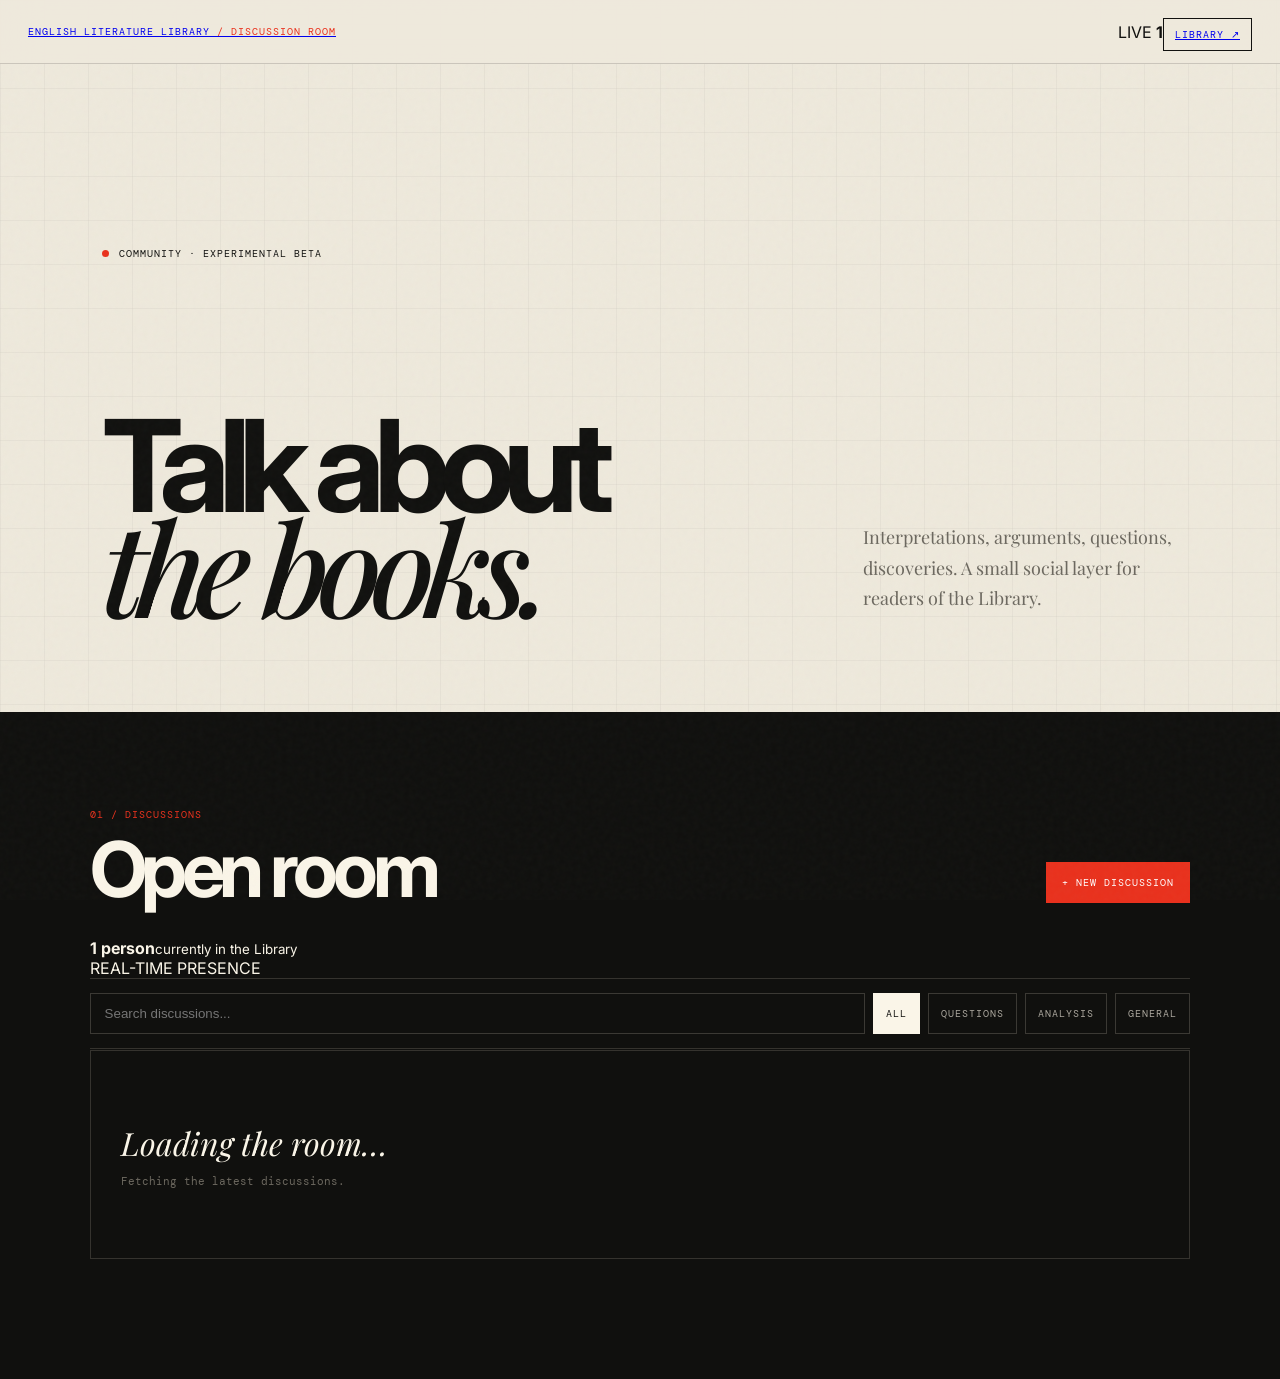
<file: community/index.html>
<!doctype html>
<html lang="en">
<head>
<meta charset="utf-8">
<meta name="viewport" content="width=device-width,initial-scale=1,viewport-fit=cover">
<meta name="theme-color" content="#eee9dc">
<title>Discussion Room / English Literature Library</title>
<meta name="description" content="Community discussions for the English Literature Library experimental edition.">
<link rel="stylesheet" href="./community.css">
</head>
<body>
<div class="grain"></div>
<header class="topbar">
  <a class="brand" href="../index.html">ENGLISH LITERATURE LIBRARY <span>/ DISCUSSION ROOM</span></a>
  <div class="topbar-right"><span id="communityLive" class="community-live"><i></i> LIVE <b>1</b></span><a class="back" href="../index.html">LIBRARY ↗</a></div>
</header>
<main>
  <section class="intro">
    <div class="eyebrow"><span></span> COMMUNITY · EXPERIMENTAL BETA</div>
    <h1>Talk about<br><em>the books.</em></h1>
    <p>Interpretations, arguments, questions, discoveries. A small social layer for readers of the Library.</p>
  </section>

  <section class="community-shell">
    <div class="section-head">
      <div><span class="kicker">01 / DISCUSSIONS</span><h2>Open room</h2></div>
      <button id="newDiscussion" class="primary">+ NEW DISCUSSION</button>
    </div>
    <div class="live-strip"><span class="live-dot"></span><div><b id="roomLiveCount">1 person</b><small>currently in the Library</small></div><span class="live-note">REAL-TIME PRESENCE</span></div>
    <div class="filters">
      <input id="search" type="search" placeholder="Search discussions..." aria-label="Search discussions">
      <button class="filter active" data-filter="all">ALL</button>
      <button class="filter" data-filter="question">QUESTIONS</button>
      <button class="filter" data-filter="analysis">ANALYSIS</button>
      <button class="filter" data-filter="general">GENERAL</button>
    </div>
    <div id="discussionList" class="discussion-list">
      <article class="empty-state"><b>Loading the room…</b><span>Fetching the latest discussions.</span></article>
    </div>
  </section>
</main>

<div id="composer" class="modal" aria-hidden="true">
  <div class="modal-card">
    <button class="close" id="closeComposer" aria-label="Close">×</button>
    <span class="kicker">NEW THREAD</span>
    <h2>Start a conversation.</h2>
    <form id="discussionForm">
      <label>Title<input id="title" maxlength="140" required placeholder="What do you want to discuss?"></label>
      <label>Type<select id="type"><option value="general">General</option><option value="question">Question</option><option value="analysis">Analysis</option></select></label>
      <label>Book ID <span class="optional">optional</span><input id="bookId" placeholder="e.g. hamlet"></label>
      <label>Your post<textarea id="body" rows="7" maxlength="5000" required placeholder="Write your opening thought..."></textarea></label>
      <p id="formStatus" class="form-status"></p>
      <button class="primary submit" type="submit">PUBLISH DISCUSSION ↗</button>
    </form>
  </div>
</div>
<script type="module" src="../presence.js"></script>
<script type="module" src="./community.js"></script>
</body>
</html>
</file>
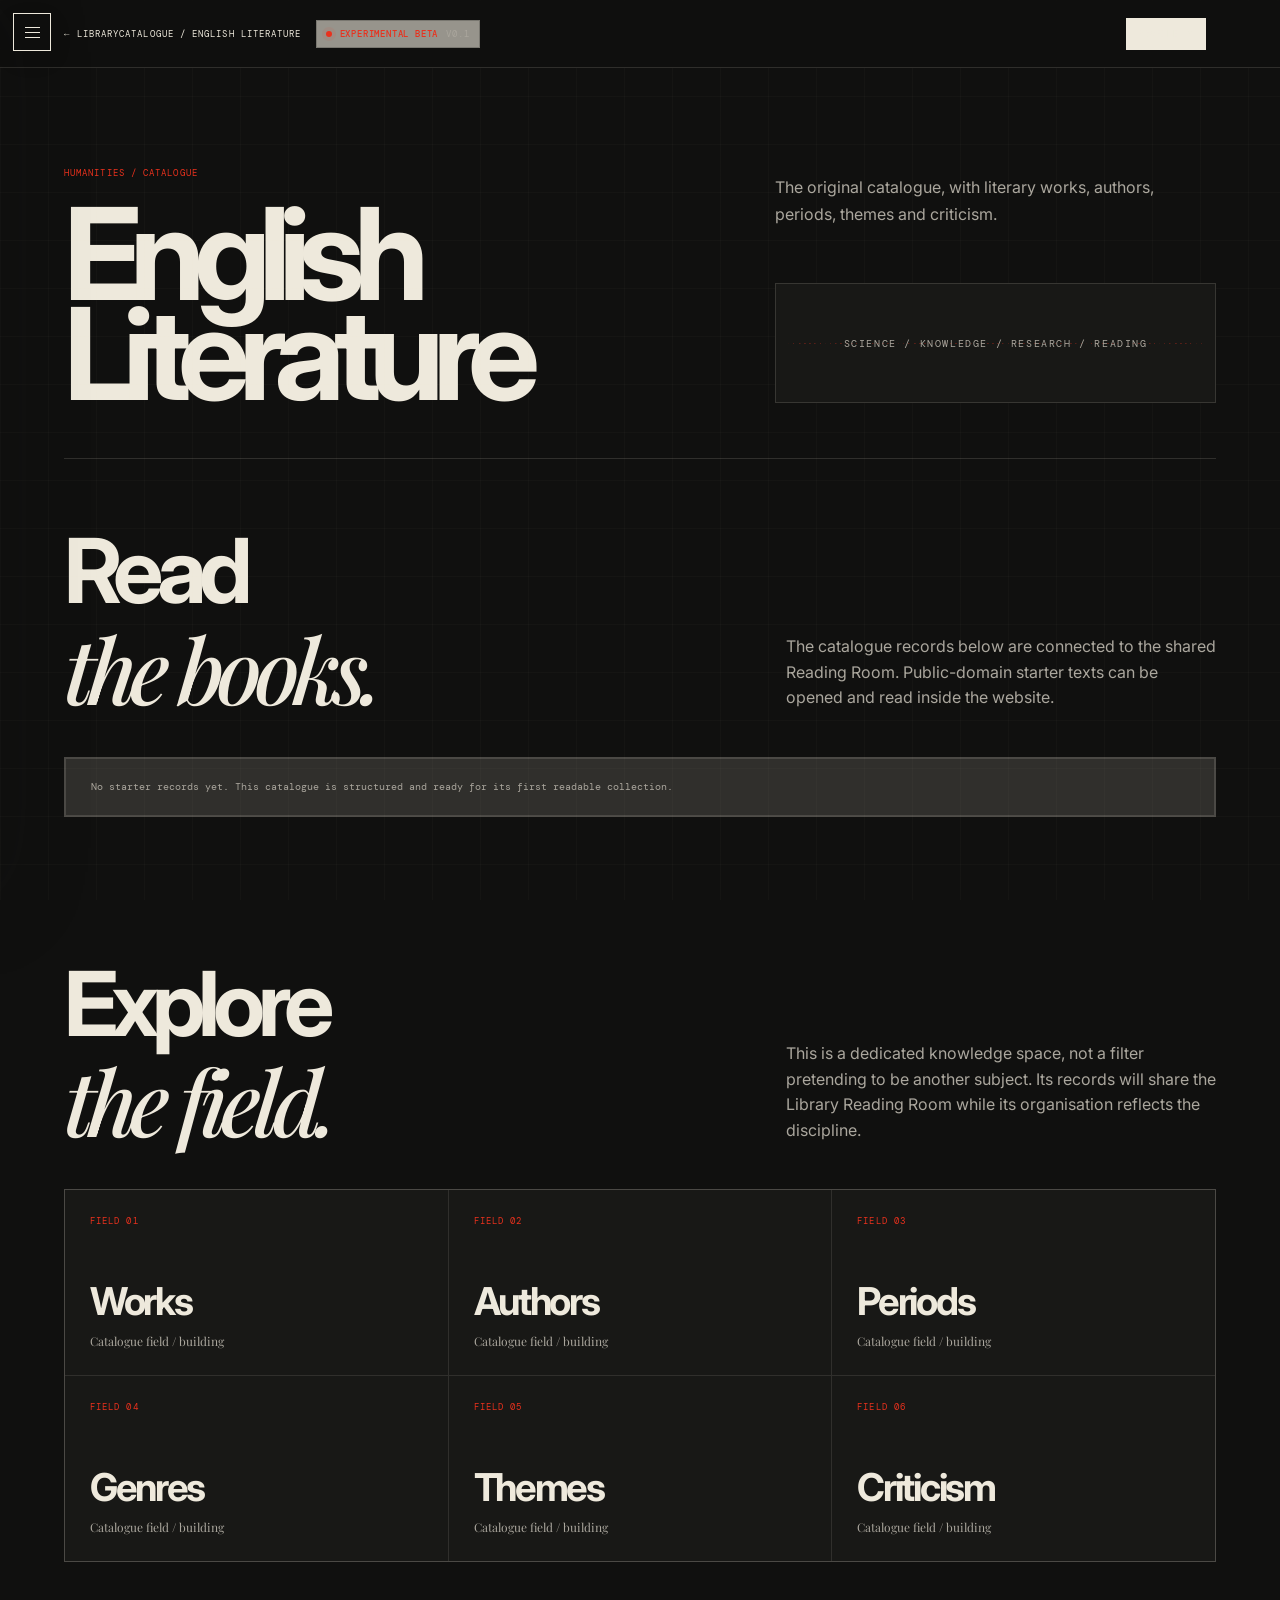
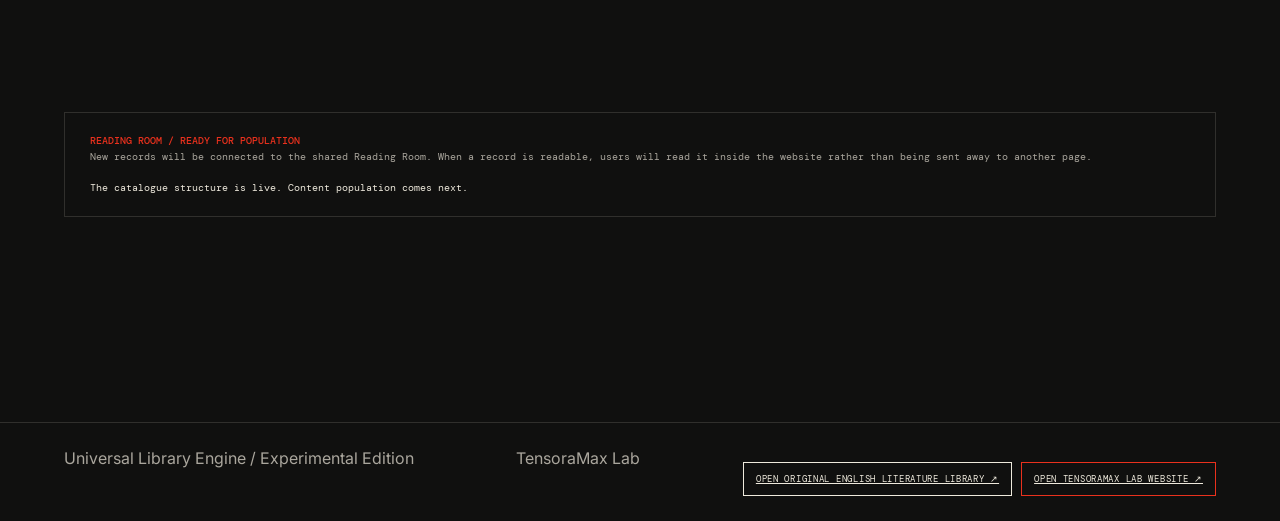
<file: catalogue.html>
<!doctype html>
<html lang="en">
<head>
<meta charset="utf-8"><meta name="viewport" content="width=device-width,initial-scale=1">
<meta name="theme-color" content="#10100f"><title>Catalogue / Library</title>
<style>
@import url('https://fonts.googleapis.com/css2?family=DM+Mono:wght@400;500&family=Inter:wght@400;600;800&family=Playfair+Display:ital,wght@0,500;1,500&display=swap');
:root{--bg:#10100f;--panel:#181816;--ink:#eee9dc;--muted:#aaa69d;--red:#e9311d;--line:rgba(238,233,220,.14);--serif:'Playfair Display',Georgia,serif;--mono:'DM Mono',monospace}
*{box-sizing:border-box}html{scroll-behavior:smooth}body{margin:0;background:var(--bg);color:var(--ink);font-family:Inter,system-ui,sans-serif}body:before{content:"";position:fixed;inset:0;pointer-events:none;opacity:.18;background-image:linear-gradient(var(--line) 1px,transparent 1px),linear-gradient(90deg,var(--line) 1px,transparent 1px);background-size:48px 48px}.top{height:68px;border-bottom:1px solid var(--line);display:flex;align-items:center;justify-content:space-between;padding:0 5vw;position:sticky;top:0;background:rgba(16,16,15,.9);backdrop-filter:blur(18px);z-index:5}.mono{font:9px var(--mono);letter-spacing:.12em;text-transform:uppercase}.top a{color:var(--ink);text-decoration:none}.top a:hover{color:var(--red)}main{max-width:1450px;margin:auto;padding:90px 5vw 130px}.kicker{color:var(--red);margin-bottom:25px}.hero{display:grid;grid-template-columns:1.2fr .8fr;gap:50px;align-items:end;border-bottom:1px solid var(--line);padding-bottom:55px}.hero h1{font-size:clamp(4rem,10vw,10rem);line-height:.78;letter-spacing:-.09em;margin:0}.hero h1 em{font:500 italic clamp(4rem,10vw,10rem) var(--serif)}.hero p{color:var(--muted);line-height:1.7;max-width:480px}.signal{height:120px;margin:55px 0 0;border:1px solid var(--line);overflow:hidden;position:relative;background:var(--panel)}.signal:after{content:"SCIENCE / KNOWLEDGE / RESEARCH / READING";position:absolute;inset:0;display:grid;place-items:center;font:10px var(--mono);letter-spacing:.16em;color:var(--muted)}.signal-grid{position:absolute;inset:0;display:grid;grid-template-columns:repeat(80,1fr);gap:3px;padding:12px}.signal-grid i{height:1px;background:var(--red);opacity:.3;align-self:center;transform:scaleX(var(--w));transform-origin:left}.section{padding:75px 0}.section-head{display:flex;justify-content:space-between;gap:30px;align-items:end;margin-bottom:30px}.section h2{font-size:clamp(3rem,7vw,7rem);line-height:.82;letter-spacing:-.08em;margin:0}.section h2 em{font:500 italic clamp(3rem,7vw,7rem) var(--serif)}.section-head p{max-width:430px;color:var(--muted);line-height:1.6}.subjects{display:grid;grid-template-columns:repeat(3,1fr);gap:1px;background:var(--line);border:1px solid var(--line)}.subject{background:var(--panel);padding:25px;min-height:185px;display:flex;flex-direction:column;justify-content:space-between;text-decoration:none;color:var(--ink);transition:.25s}.subject:hover{background:var(--ink);color:var(--bg);transform:translateY(-3px)}.subject .num{color:var(--red)}.subject h3{font-size:clamp(1.5rem,3vw,3rem);letter-spacing:-.06em;margin:30px 0 8px}.subject p{font:12px/1.5 var(--serif);color:var(--muted);margin:0}.subject:hover p{color:#55524d}.books{display:grid;grid-template-columns:repeat(3,1fr);gap:1px;background:var(--line);border:1px solid var(--line)}.book{background:var(--panel);padding:24px;min-height:245px;display:flex;flex-direction:column;justify-content:space-between}.book .tag{color:var(--red)}.book h3{font:500 clamp(1.4rem,2.5vw,2.5rem)/.95 var(--serif);margin:24px 0 9px;letter-spacing:-.04em}.book p{font:12px/1.55 var(--serif);color:var(--muted);margin:0}.book button{border:1px solid var(--ink);background:var(--ink);color:var(--bg);padding:10px 12px;font:9px var(--mono);cursor:pointer;text-transform:uppercase}.book button:hover{background:var(--red);border-color:var(--red);color:#fff}.book-meta{font:9px var(--mono);color:var(--muted);text-transform:uppercase}.status{padding:20px 25px;border:1px solid var(--line);background:var(--panel2);font:10px/1.6 var(--mono);color:var(--muted)}.status strong{color:var(--red);font-weight:500}.read-note{margin-top:15px;color:var(--ink)}footer{border-top:1px solid var(--line);padding:25px 5vw;color:var(--muted);display:flex;justify-content:space-between;gap:20px}
@media(max-width:760px){.top{padding:0 16px;height:58px}main{padding:55px 18px 90px}.hero{display:block}.hero h1{font-size:19vw}.hero h1 em{font-size:19vw}.hero p{margin-top:28px}.signal{margin-top:35px;height:100px}.section{padding:60px 0}.section-head{display:block}.section-head p{margin-top:20px}.subjects,.books{grid-template-columns:1fr}.subject{min-height:155px}footer{display:block;line-height:2}}
</style>
</head>
<body>
<header class="top"><a class="mono" href="index.html#catalogues">← library</a><span class="mono" id="crumb">catalogue / loading</span></header>
<main>
<section class="hero"><div><div class="mono kicker" id="kicker">CATALOGUE</div><h1 id="title">Knowledge<br><em>space.</em></h1></div><div><p id="intro"></p><div class="signal"><div class="signal-grid" id="signalGrid"></div></div></div></section>
<section class="section"><div class="section-head"><h2>Read<br><em>the books.</em></h2><p>The catalogue records below are connected to the shared Reading Room. Public-domain starter texts can be opened and read inside the website.</p></div><div class="books" id="books"></div></section>
<section class="section"><div class="section-head"><h2>Explore<br><em>the field.</em></h2><p id="description"></p></div><div class="subjects" id="subjects"></div></section>
<section class="section"><div class="status"><strong>READING ROOM / READY FOR POPULATION</strong><br><span id="statusText">New records will be connected to the shared Reading Room. When a record is readable, users will read it inside the website rather than being sent away to another page.</span><div class="read-note">The catalogue structure is live. Content population comes next.</div></div></section>
</main><footer><span>Universal Library Engine / Experimental Edition</span><span>TensoraMax Lab</span></footer>
<script src="data.js"></script><script src="catalogues.js"></script><script>
const data={
history:{name:'History',group:'HUMANITIES',desc:'Historical works, primary sources, timelines, civilizations and reference material.',items:['World History','Indian History','Ancient Civilizations','Modern History','Primary Sources','Timelines']},
'political-science':{name:'Political Science',group:'HUMANITIES',desc:'Political thought, institutions, constitutions, political theory and civic study.',items:['Political Theory','Indian Constitution','Comparative Politics','International Relations','Public Administration','Political Thought']},
economics:{name:'Economics',group:'SOCIAL SCIENCE',desc:'Economic thought, markets, development, microeconomics, macroeconomics and quantitative study.',items:['Microeconomics','Macroeconomics','Development','Indian Economy','Markets','Economic Thought']},
accountancy:{name:'Accountancy',group:'COMMERCE',desc:'Accounting concepts, worked examples, questions, answers and structured practice.',items:['Financial Accounting','Cost Accounting','Management Accounting','Journal & Ledger','Questions','Worked Answers']},
physics:{name:'Physics',group:'SCIENCE',desc:'A science catalogue for mechanics, matter, energy, fields, waves and modern physics.',items:['Mechanics','Electricity & Magnetism','Waves & Optics','Thermodynamics','Modern Physics','Problems & Formulae']},
chemistry:{name:'Chemistry',group:'SCIENCE',desc:'Chemistry resources organised around matter, reactions, structure and laboratory theory.',items:['Organic Chemistry','Inorganic Chemistry','Physical Chemistry','Atomic Structure','Reactions','Problems & Formulae']},
biology:{name:'Biology',group:'SCIENCE',desc:'Life-science reading across cells, genetics, evolution, ecology and organisms.',items:['Cell Biology','Genetics','Evolution','Ecology','Human Biology','Reference']},
mathematics:{name:'Mathematics',group:'MATHEMATICS',desc:'A structured mathematical collection for concepts, proofs, problems and reference.',items:['Algebra','Calculus','Geometry','Statistics','Discrete Mathematics','Problems & Solutions']},
'computer-science':{name:'Computer Science',group:'COMPUTING',desc:'Computing foundations, algorithms, systems, architecture, networks and theory.',items:['Algorithms','Data Structures','Operating Systems','Computer Architecture','Networks','Theory']},
programming:{name:'Programming',group:'COMPUTING',desc:'Programming-language books, references, examples and readable technical material.',items:['C','C++','Python','JavaScript / Web','Rust','Algorithms & Practice']},
'ai-ml':{name:'AI / Machine Learning',group:'COMPUTING',desc:'Machine learning, neural networks, language models and intelligent systems.',items:['Machine Learning','Deep Learning','Neural Networks','LLMs / SLMs','AI Agents','Research']},
'english-literature':{name:'English Literature',group:'HUMANITIES',desc:'The original catalogue, with literary works, authors, periods, themes and criticism.',items:['Works','Authors','Periods','Genres','Themes','Criticism']}
};
const esc=s=>String(s??'').replace(/[&<>"']/g,m=>({'&':'&amp;','<':'&lt;','>':'&gt;','"':'&quot;',"'":'&#39;'}[m]));
const id=new URLSearchParams(location.search).get('catalogue')||'english-literature';const d=data[id]||data['english-literature'];
document.title=d.name+' / Library';document.getElementById('crumb').textContent='catalogue / '+d.name;document.getElementById('kicker').textContent=d.group+' / CATALOGUE';document.getElementById('title').textContent=d.name;document.getElementById('intro').textContent=d.desc;document.getElementById('description').textContent='This is a dedicated knowledge space, not a filter pretending to be another subject. Its records will share the Library Reading Room while its organisation reflects the discipline.';
const records=id==='english-literature' ? (window.LIBRARY_DATA?.books||[]) : (window.LIBRARY_CATALOGUE_BOOKS?.[id]||[]);document.getElementById('books').innerHTML=records.length?records.map(b=>'<article class="book"><div><span class="mono tag">'+esc(b.field)+'</span><h3>'+esc(b.title)+'</h3><p>'+esc(b.description)+'</p></div><div><div class="book-meta">'+esc(b.author)+' / '+esc(b.year)+' / '+esc(b.license)+'</div><button type="button" data-read="'+esc(b.slug)+'">READ INSIDE ↗</button></div></article>').join(''):'<div class="status" style="grid-column:1/-1">No starter records yet. This catalogue is structured and ready for its first readable collection.</div>';document.querySelectorAll('[data-read]').forEach(b=>b.onclick=()=>location.href='reader.html?catalogue='+encodeURIComponent(id)+'&book='+encodeURIComponent(b.dataset.read));document.getElementById('subjects').innerHTML=d.items.map((x,i)=>'<a class="subject" href="#coming" data-field="'+esc(x)+'"><span class="mono num">FIELD 0'+(i+1)+'</span><div><h3>'+esc(x)+'</h3><p>Catalogue field / building</p></div></a>').join('');
document.querySelectorAll('.subject').forEach(a=>a.onclick=e=>{e.preventDefault();document.getElementById('statusText').textContent='This field is registered and ready for content. Once populated with a legitimate readable record, OPEN / READ will launch it in the shared Reading Room.';document.getElementById('statusText').scrollIntoView({behavior:'smooth',block:'center'})});
const grid=document.getElementById('signalGrid');for(let i=0;i<80;i++){const x=document.createElement('i');x.style.setProperty('--w',(0.08+Math.abs(Math.sin(i*2.7))*0.9).toFixed(2));grid.appendChild(x)}
</script></body></html>
</file>
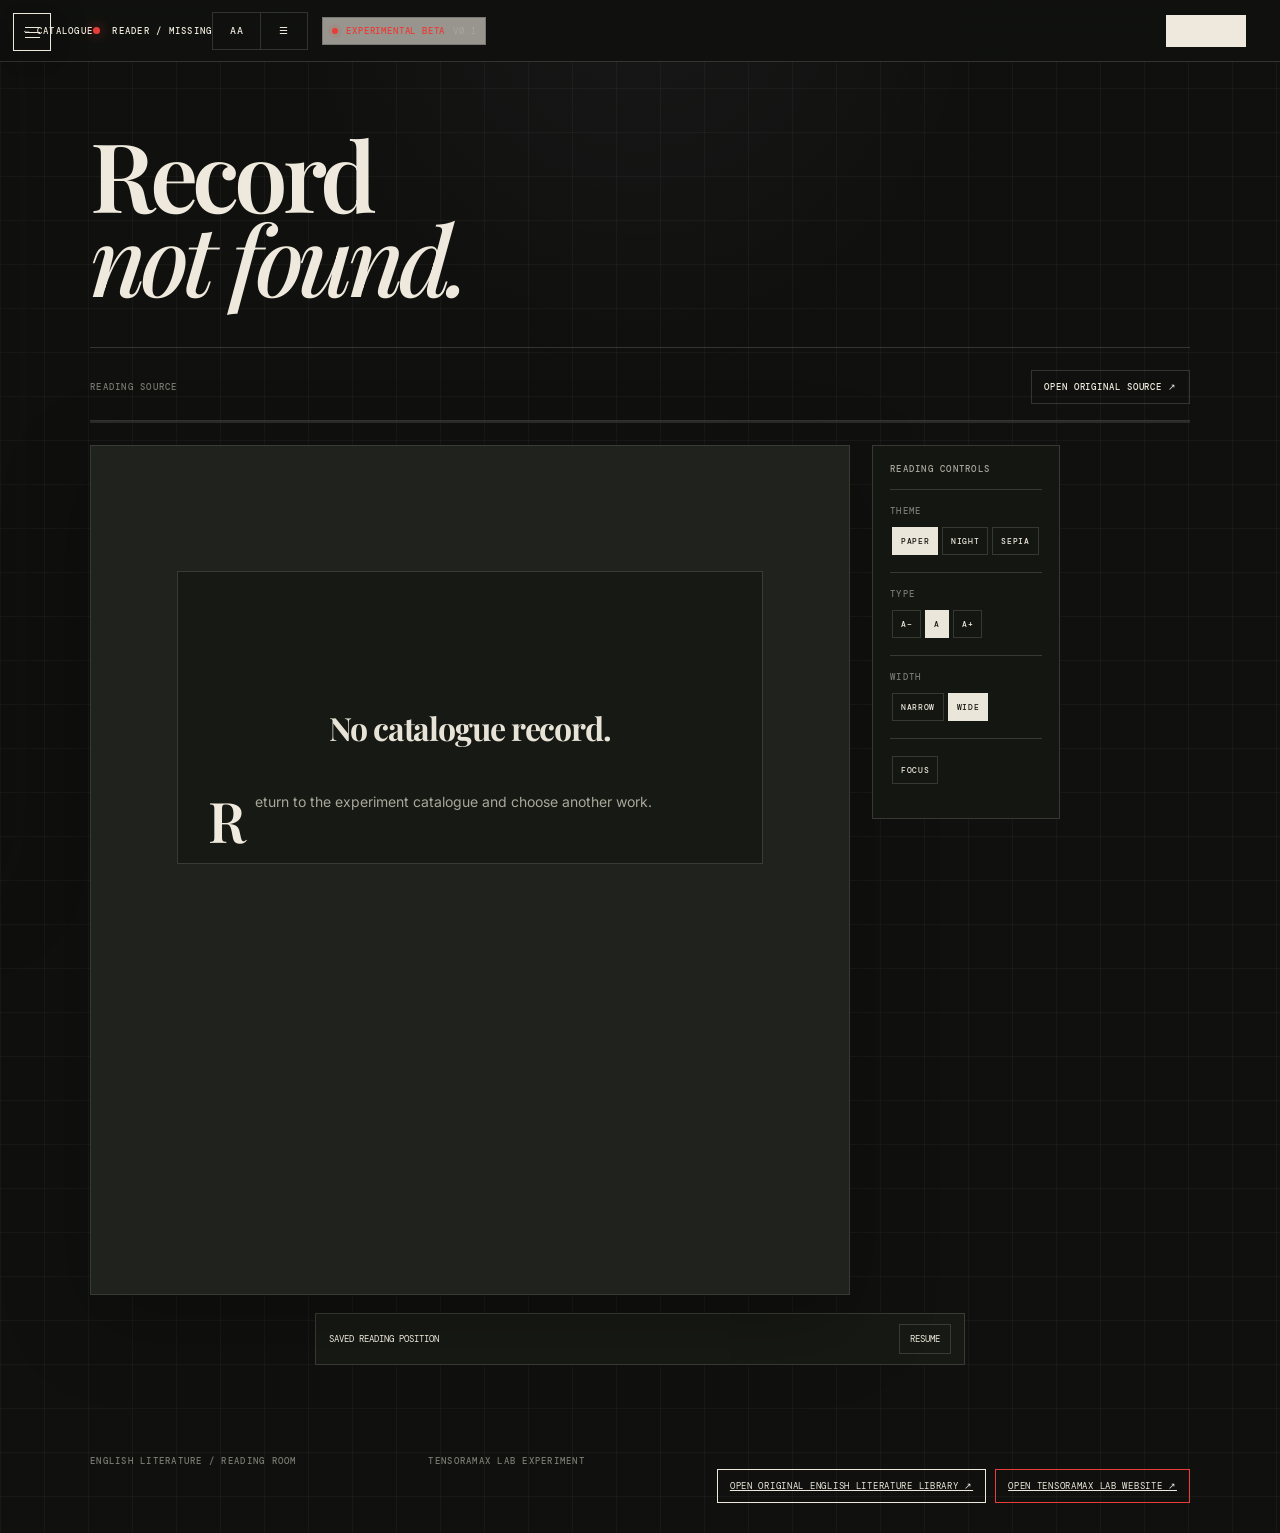
<file: reader.html>
<!doctype html><html lang="en"><head><meta charset="utf-8"><meta name="viewport" content="width=device-width,initial-scale=1,viewport-fit=cover"><meta name="theme-color" content="#10110f"><title>Reading Room / English Literature</title><style>
@import url('https://fonts.googleapis.com/css2?family=DM+Mono:wght@400;500&family=Inter:wght@400;500;600&family=Playfair+Display:ital,wght@0,500;0,600;1,500&display=swap');
:root{--bg:#10110f;--page:#20221d;--ink:#eee9dc;--muted:#aaa79b;--dim:#777970;--line:rgba(238,233,220,.16);--accent:#d8caff;--red:#e83d38;--serif:'Playfair Display',Georgia,serif;--sans:Inter,system-ui,sans-serif;--mono:'DM Mono',monospace;--reading-width:650px;--reading-size:18px}
*{box-sizing:border-box}html{scroll-behavior:smooth}body{margin:0;color:var(--ink);background:var(--bg);font-family:var(--sans);background-image:linear-gradient(rgba(255,255,255,.035) 1px,transparent 1px),linear-gradient(90deg,rgba(255,255,255,.035) 1px,transparent 1px);background-size:44px 44px}
body:before{content:"";position:fixed;inset:0;pointer-events:none;background:radial-gradient(circle at 50% 0,rgba(216,202,255,.035),transparent 35%);z-index:0}
button,a{color:inherit}.mono{font:500 9px var(--mono);letter-spacing:.14em;text-transform:uppercase}
.top{position:sticky;top:0;z-index:40;height:62px;padding:0 24px;display:flex;align-items:center;justify-content:space-between;border-bottom:1px solid var(--line);background:rgba(16,17,15,.94);backdrop-filter:blur(16px)}
.top a{text-decoration:none}.brand{display:flex;align-items:center;gap:12px}.status-dot{width:7px;height:7px;background:var(--red);border-radius:50%;box-shadow:0 0 12px rgba(232,61,56,.7)}
.top-actions{display:flex}.top-actions button{height:38px;min-width:48px;border:1px solid var(--line);border-right:0;background:transparent;font:500 10px var(--mono);letter-spacing:.1em}.top-actions button:last-child{border-right:1px solid var(--line)}
main{position:relative;z-index:1;max-width:1160px;margin:auto;padding:70px 30px 90px}
.head{display:grid;grid-template-columns:minmax(0,1.35fr) minmax(250px,.65fr);gap:60px;align-items:end;padding-bottom:48px;border-bottom:1px solid var(--line)}
.head h1{font:600 clamp(54px,7.5vw,96px)/.87 var(--serif);letter-spacing:-.055em;margin:0}.head h1 em{font-weight:500}.meta{align-self:end}.meta .mono{color:#92948b}.meta p{font:14px/1.72 var(--sans);color:#aaa79b;max-width:360px;margin:14px 0 0}
.sourcebar{display:flex;align-items:center;justify-content:space-between;gap:20px;padding:22px 0 16px;border-bottom:1px solid var(--line)}.sourcebar .mono{color:#777970}.sourcebar strong{color:#aaa79b;font-weight:500}.sourcebar a{display:inline-block;text-decoration:none;border:1px solid var(--line);padding:10px 12px;font:500 9px var(--mono);letter-spacing:.1em;text-transform:uppercase}.sourcebar a:hover{background:var(--ink);color:#171812}
.progress{height:2px;background:#292b26;margin:0 0 22px}.progress i{display:block;width:0;height:100%;background:var(--accent);transition:width .08s linear}
.reader-shell{display:grid;grid-template-columns:minmax(0,760px) 188px;gap:22px;align-items:start}
.reader-main{background:var(--page);border:1px solid #383b34;box-shadow:0 25px 80px rgba(0,0,0,.25);min-height:850px}
.reader-tools{position:sticky;top:82px;background:#141612;border:1px solid var(--line);padding:17px;max-height:calc(100vh - 100px);overflow:auto}
.tool-title{color:#aaa69b;display:block;margin-bottom:14px}.tool{padding:15px 0;border-top:1px solid var(--line)}.tool label{display:block;color:#777970;margin-bottom:8px}.tool button{border:1px solid var(--line);background:transparent;padding:8px 8px;margin:2px;font:500 8px var(--mono);letter-spacing:.08em;text-transform:uppercase;cursor:pointer}.tool button.active,.tool button:hover{background:#ebe6da;color:#171812;border-color:#ebe6da}
#content{max-width:var(--reading-width);margin:auto;padding:55px 32px 100px;font:400 var(--reading-size)/1.82 var(--serif);color:#e8e3d7}#content h1,#content h2,#content h3{font-family:var(--serif);line-height:1.08;letter-spacing:-.035em}#content h1{font-size:3.3rem}#content h2{font-size:2rem;text-align:center;margin:3.4em 0 1.4em}#content p{margin:0 0 1.35em}#content p:first-of-type:first-letter{float:left;font:600 56px/.78 var(--serif);padding:8px 9px 0 0;color:#f0eadf}#content .poem{white-space:pre-line;margin-bottom:1.8em}.loading{padding:90px 30px;font:10px var(--mono);letter-spacing:.12em;text-transform:uppercase;color:var(--muted)}
.notice{max-width:650px;margin:70px auto;padding:30px;border:1px solid var(--line);background:#171914}.notice h2{text-align:left;margin:0 0 12px;font-size:2.1rem}.notice p{font:14px/1.7 var(--sans);color:var(--muted)}.notice button{border:1px solid var(--ink);background:var(--ink);color:#171812;padding:9px 12px;font:9px var(--mono);cursor:pointer}
.resume{max-width:var(--reading-width);margin:18px auto 0;padding:10px 13px;border:1px solid var(--line);background:#171914;display:flex;justify-content:space-between;align-items:center;gap:12px;font:9px var(--mono);text-transform:uppercase}.resume button{border:1px solid var(--line);background:transparent;color:inherit;padding:8px 10px;font:9px var(--mono)}
footer{max-width:1160px;margin:auto;padding:0 30px 30px;display:flex;justify-content:space-between;color:#777970}
.night{--bg:#0d0e0c;--page:#181a16;--ink:#eee9dc;--muted:#aaa79b;--line:rgba(238,233,220,.16)}.night .reader-main{background:#181a16}.night .reader-tools{background:#11130f}
.sepia{--bg:#19130e;--page:#efe0c4;--ink:#2c2118;--muted:#725e4c;--line:rgba(44,33,24,.18)}.sepia .reader-main{background:#efe0c4}.sepia #content{color:#2c2118}.sepia .reader-tools{background:#241b14}
.focus .reader-tools{display:none}.focus .reader-shell{display:block}.focus .reader-main{border:0;box-shadow:none}.focus #content{max-width:760px;padding-top:42px}
.small{--reading-size:16px}.large{--reading-size:21px}.narrow{--reading-width:590px}.wide{--reading-width:700px}
.mobile-bar{display:none}
@media(max-width:800px){
 .top{height:58px;padding:0 14px}.top .back{display:none}.top-actions button{height:36px;min-width:43px}
 main{padding:0 0 72px}.head{display:block;padding:52px 22px 34px}.head h1{font-size:55px;line-height:.88}.meta{margin-top:30px}.meta p{font-size:13px;line-height:1.7}.sourcebar{padding:18px 22px 14px}.sourcebar a{padding:9px 10px;font-size:8px}.progress{margin:0 22px 18px}
 .reader-shell{display:block}.reader-main{border-left:1px solid #383b34;border-right:1px solid #383b34;box-shadow:none;min-height:70vh}.reader-tools{display:none}
 #content{padding:40px 25px 95px;font-size:17px;line-height:1.78}.loading{padding:65px 25px}#content h2{font-size:1.8rem;margin:3em 0 1.35em}#content p:first-of-type:first-letter{font-size:52px}
 .mobile-bar{position:fixed;display:flex;z-index:60;left:50%;bottom:12px;transform:translateX(-50%);padding:4px;background:rgba(18,20,16,.95);border:1px solid #44473e;backdrop-filter:blur(15px);box-shadow:0 12px 40px rgba(0,0,0,.45)}.mobile-bar button{border:0;padding:10px 14px;background:transparent;font:500 9px var(--mono);letter-spacing:.1em;text-transform:uppercase}.mobile-bar button:hover{background:#ebe6da;color:#171812}
 .resume{margin:12px 22px 0}.focus .reader-tools{display:none}
 footer{padding:18px 22px;display:block;line-height:1.8}
}
</style></head><body>
<header class="top">
  <a class="mono back" href="index.html#catalogue">← catalogue</a>
  <span class="brand mono"><i class="status-dot"></i><span id="status">reader / loading</span></span>
  <div class="top-actions"><button id="mobileType">AA</button><button id="mobileContents">☰</button></div>
</header>
<main>
  <section class="head">
    <h1 id="title">Open<br><em>the work.</em></h1>
    <div class="meta"><div class="mono" id="meta"></div><p id="description"></p></div>
  </section>
  <div class="sourcebar">
    <span class="mono" id="sourceName">reading source</span>
    <a id="sourceLink" target="_blank" rel="noopener">OPEN ORIGINAL SOURCE ↗</a>
  </div>
  <div class="progress"><i id="progress"></i></div>
  <section class="reader-shell">
    <article class="reader-main"><div id="content"><div class="loading">Preparing reading room...</div></div></article>
    <aside class="reader-tools">
      <span class="mono tool-title">reading controls</span>
      <div class="tool"><label class="mono">Theme</label><button data-theme="paper" class="active">Paper</button><button data-theme="night">Night</button><button data-theme="sepia">Sepia</button></div>
      <div class="tool"><label class="mono">Type</label><button data-size="small">A−</button><button data-size="normal" class="active">A</button><button data-size="large">A+</button></div>
      <div class="tool"><label class="mono">Width</label><button data-width="narrow">Narrow</button><button data-width="wide" class="active">Wide</button></div>
      <div class="tool"><button id="focus">FOCUS</button></div>
    </aside>
  </section>
  <div id="resume" class="resume" hidden><span>Saved reading position</span><button id="resumeButton">RESUME</button></div>
</main>
<nav class="mobile-bar"><button id="contentsMobile">☰ Contents</button><button id="typeMobile">AA</button><button id="focusMobile">Focus</button></nav>
<footer><span class="mono">English Literature / Reading Room</span><span class="mono">TensoraMax Lab experiment</span></footer>
<script src="data.js"></script><script src="catalogues.js"></script>
<script>
const params=new URLSearchParams(location.search);const slug=params.get('book');const catalogue=params.get('catalogue')||'english-literature';const books=catalogue==='english-literature'?(window.LIBRARY_DATA?.books||[]):(window.LIBRARY_CATALOGUE_BOOKS?.[catalogue]||[]);const book=books.find(b=>b.slug===slug);const $=id=>document.getElementById(id);const progressKey=`reading-progress:${catalogue}:${slug||'unknown'}`;const settingsKey='reading-room-settings';let textLoaded=false;
function esc(s){return String(s??'').replace(/[&<>"']/g,m=>({'&':'&amp;','<':'&lt;','>':'&gt;','"':'&quot;',"'":'&#39;'}[m]))}
function gutenbergId(url){const m=String(url||'').match(/ebooks\/(\d+)/);return m?m[1]:null}
function sourceUrl(){if(slug==='mrs-dalloway')return 'https://en.wikisource.org/wiki/Mrs._Dalloway';return book?.readingUrl||''}
function readerAvailability(){if(!book)return {ok:false,reason:'missing'};if(book.contentUrl)return {ok:true,reason:'repository-content'};if(book.readingUrl)return {ok:true,reason:'external-source'};if(book.readingText)return {ok:true,reason:'embedded'};return {ok:false,reason:'metadata-only'}}
function getEmbeddedText(){return typeof book?.readingText==='string'?book.readingText:''}
function isReadableRecord(){return readerAvailability().ok&&(!!book.contentUrl||book.source==='Project Gutenberg'||String(book.license||'').toLowerCase().includes('public domain')||slug==='mrs-dalloway'||!!book.readingText)}
function setHeader(){if(!book){$('title').innerHTML='Record<br><em>not found.</em>';$('status').textContent='reader / missing';$('content').innerHTML='<div class="notice"><h2>No catalogue record.</h2><p>Return to the experiment catalogue and choose another work.</p></div>';return false}$('title').innerHTML=`${esc(book.title)}<br><em>inside.</em>`;$('meta').textContent=`${book.year} / ${book.period} / ${book.genre} / ${book.author}`;$('description').textContent=book.description;$('sourceName').textContent=`source / ${book.source}`;$('sourceLink').href=sourceUrl();$('status').textContent=isReadableRecord()?'reader / loading':'reader / metadata only';if(!isReadableRecord())$('sourceLink').style.display='none';return true}
function mirrorUrls(url){const value=String(url||'');const urls=[value];const raw=value.match(/^https:\/\/raw\.githubusercontent\.com\/([^/]+)\/([^/]+)\/([^/]+)\/(.+)$/);if(raw)urls.push(`https://cdn.jsdelivr.net/gh/${raw[1]}/${raw[2]}@${raw[3]}/${raw[4]}`);return [...new Set(urls)]}
async function fetchText(url,timeout=10000){for(const target of mirrorUrls(url)){const controller=new AbortController();const timer=setTimeout(()=>controller.abort(),timeout);try{const r=await fetch(target,{mode:'cors',cache:'no-store',signal:controller.signal});if(r.ok){const text=await r.text();if(text.length>500)return text}}catch(e){}finally{clearTimeout(timer)}}return ''}
async function fetchGutendex(id){try{const r=await fetch(`https://gutendex.com/books/${id}/`,{mode:'cors',cache:'force-cache'});if(!r.ok)return '';const data=await r.json();const formats=data.formats||{};const keys=Object.keys(formats);const preferred=keys.find(k=>k.toLowerCase().startsWith('text/plain'))||keys.find(k=>k.toLowerCase().includes('text/plain'));if(preferred)return await fetchText(formats[preferred]);}catch(e){}return ''}
async function fetchWikisource(){const sections=Array.from({length:11},(_,i)=>`Mrs._Dalloway/Section_${i+1}`);const results=[];for(let i=0;i<sections.length;i+=3){const batch=sections.slice(i,i+3).map(async page=>{try{const api=`https://en.wikisource.org/w/api.php?action=parse&page=${encodeURIComponent(page)}&prop=text&format=json&origin=*`;const r=await fetch(api,{mode:'cors',cache:'force-cache'});if(!r.ok)return '';const data=await r.json();const html=data?.parse?.text?.['*']||'';if(!html)return '';const doc=new DOMParser().parseFromString(html,'text/html');doc.querySelectorAll('table,.navbox,.metadata,.reference,script,style').forEach(n=>n.remove());return doc.querySelector('.mw-parser-output')?.innerText?.trim()||''}catch(e){return ''}});results.push(...await Promise.all(batch))}const good=results.filter(Boolean);return good.length?good.join('\n\n\n'):''}
function cleanGutenberg(text){
  text=text.replace(/\r/g,'').replace(/^\uFEFF/,'').replace(/\u0000/g,'');
  const start=text.search(/\*{3}\s*START OF (?:THE|THIS) PROJECT GUTENBERG EBOOK[\s\S]*?\*{3}/i);
  if(start>=0) text=text.slice(start).replace(/^\*{3}[\s\S]*?\*{3}\s*/,'');
  const end=text.search(/\*{3}\s*END OF (?:THE|THIS) PROJECT GUTENBERG EBOOK[\s\S]*?\*{3}/i);
  if(end>=0) text=text.slice(0,end);
  return text.trim();
}
function renderText(text){text=cleanGutenberg(text);const blocks=text.split(/\n\s*\n+/).map(x=>x.trim()).filter(Boolean);let html='';const poetry=book?.genre==='poetry';for(const block of blocks){const clean=block.replace(/\s+$/,'');if(/^\*\*\*+/.test(clean)||/^CONTENTS$/i.test(clean)||/^(LETTER|CHAPTER|PART|BOOK)\s+[IVXLCDM0-9]+\b/i.test(clean)||(/^\d+\.?\s+[A-Z][A-Z\s,'’:-]{3,}$/.test(clean)&&clean.length<100)){html+=`<h2>${esc(clean)}</h2>`;continue}if(poetry){html+=`<p class="poem">${esc(clean).replace(/\n/g,'<br>')}</p>`}else{html+=`<p>${esc(clean.replace(/\n+/g,' '))}</p>`}}$('content').innerHTML=html||'<div class="notice"><h2>No readable text returned.</h2><p>The source responded, but did not contain a usable reading copy.</p></div>';window.scrollTo(0,0)}
async function loadText(){if(!book||!isReadableRecord())return;$('status').textContent='reader / fetching';$('content').innerHTML='<div class="loading">Fetching the reading copy…</div>';if(book.contentUrl){const raw=await fetchText(book.contentUrl,15000);if(raw){textLoaded=true;$('status').textContent='reader / ready';if(book.contentType==='html'){$('content').innerHTML=raw;window.scrollTo(0,0)}else{renderText(raw)}restoreReadingPosition();return}}let text=getEmbeddedText();const id=gutenbergId(book.readingUrl);if(!text&&slug==='mrs-dalloway'){text=await fetchWikisource()}else if(!text&&id){text=await fetchGutendex(id);if(!text){const candidates=[`https://www.gutenberg.org/cache/epub/${id}/pg${id}.txt`,`https://www.gutenberg.org/ebooks/${id}.txt.utf-8`,`https://www.gutenberg.org/files/${id}/${id}-8.txt`,`https://cdn.jsdelivr.net/gh/GITenberg/${slug.replace(/-/g,'_')}_${id}@master/${id}.txt`];for(const url of candidates){text=await fetchText(url);if(text)break}}}if(!text){$('status').textContent='reader / unavailable';$('content').innerHTML='<div class="notice"><h2>The reading copy could not load.</h2><p>This catalogue record is readable, but the remote text source did not respond. Try again, or use the original source link above.</p><button id="retryReading" type="button">RETRY</button></div>';$('retryReading').onclick=loadText;return}textLoaded=true;$('status').textContent='reader / ready';renderText(text);restoreReadingPosition()}
function saveSettings(){try{localStorage.setItem(settingsKey,JSON.stringify({theme:[...document.body.classList].find(x=>['night','sepia'].includes(x))||'paper',size:[...document.body.classList].find(x=>['small','large'].includes(x))||'normal',width:[...document.body.classList].find(x=>['narrow','wide'].includes(x))||'wide'}))}catch(e){}}
function applySettings(){try{const s=JSON.parse(localStorage.getItem(settingsKey)||'{}');if(s.theme&&s.theme!=='paper'){document.body.classList.add(s.theme);document.querySelector(`[data-theme="${s.theme}"]`)?.classList.add('active');document.querySelector('[data-theme="paper"]')?.classList.remove('active')}if(s.size&&s.size!=='normal'){document.body.classList.add(s.size);document.querySelector(`[data-size="${s.size}"]`)?.classList.add('active');document.querySelector('[data-size="normal"]')?.classList.remove('active')}if(s.width){document.body.classList.remove('narrow','wide');document.body.classList.add(s.width);document.querySelector(`[data-width="${s.width}"]`)?.classList.add('active');document.querySelectorAll('[data-width]').forEach(x=>{if(x.dataset.width!==s.width)x.classList.remove('active')})}}catch(e){}}
function restoreReadingPosition(){try{const y=Number(localStorage.getItem(progressKey)||0);if(y>200){$('resume').hidden=false;$('resumeButton').onclick=()=>{window.scrollTo({top:y,behavior:'smooth'});$('resume').hidden=true}}}catch(e){}}
function updateProgress(){const h=document.documentElement.scrollHeight-innerHeight;const pct=h>0?scrollY/h*100:0;$('progress').style.width=Math.max(0,Math.min(100,pct))+'%';if(textLoaded&&scrollY>200){try{localStorage.setItem(progressKey,String(Math.round(scrollY)))}catch(e){}}}
document.querySelectorAll('[data-theme]').forEach(b=>b.onclick=()=>{document.body.classList.remove('night','sepia');if(b.dataset.theme!=='paper')document.body.classList.add(b.dataset.theme);document.querySelectorAll('[data-theme]').forEach(x=>x.classList.remove('active'));b.classList.add('active');saveSettings()});document.querySelectorAll('[data-size]').forEach(b=>b.onclick=()=>{document.body.classList.remove('small','large');if(b.dataset.size!=='normal')document.body.classList.add(b.dataset.size);document.querySelectorAll('[data-size]').forEach(x=>x.classList.remove('active'));b.classList.add('active');saveSettings()});document.querySelectorAll('[data-width]').forEach(b=>b.onclick=()=>{document.body.classList.remove('narrow','wide');document.body.classList.add(b.dataset.width);document.querySelectorAll('[data-width]').forEach(x=>x.classList.remove('active'));b.classList.add('active');saveSettings()});$('focus').onclick=()=>document.body.classList.toggle('focus');window.addEventListener('scroll',updateProgress,{passive:true});applySettings();setHeader();loadText();updateProgress();
</script>
<script>
const typeButtons=document.querySelectorAll('#mobileType,#typeMobile');
typeButtons.forEach(b=>b.onclick=()=>document.querySelector('[data-size="large"]')?.click());
document.getElementById('focusMobile').onclick=()=>document.getElementById('focus').click();
document.getElementById('mobileContents').onclick=()=>document.querySelector('.reader-tools')?.scrollIntoView({behavior:'smooth',block:'center'});
document.getElementById('contentsMobile').onclick=()=>document.querySelector('.reader-tools')?.scrollIntoView({behavior:'smooth',block:'center'});
</script>
</body></html>
</file>
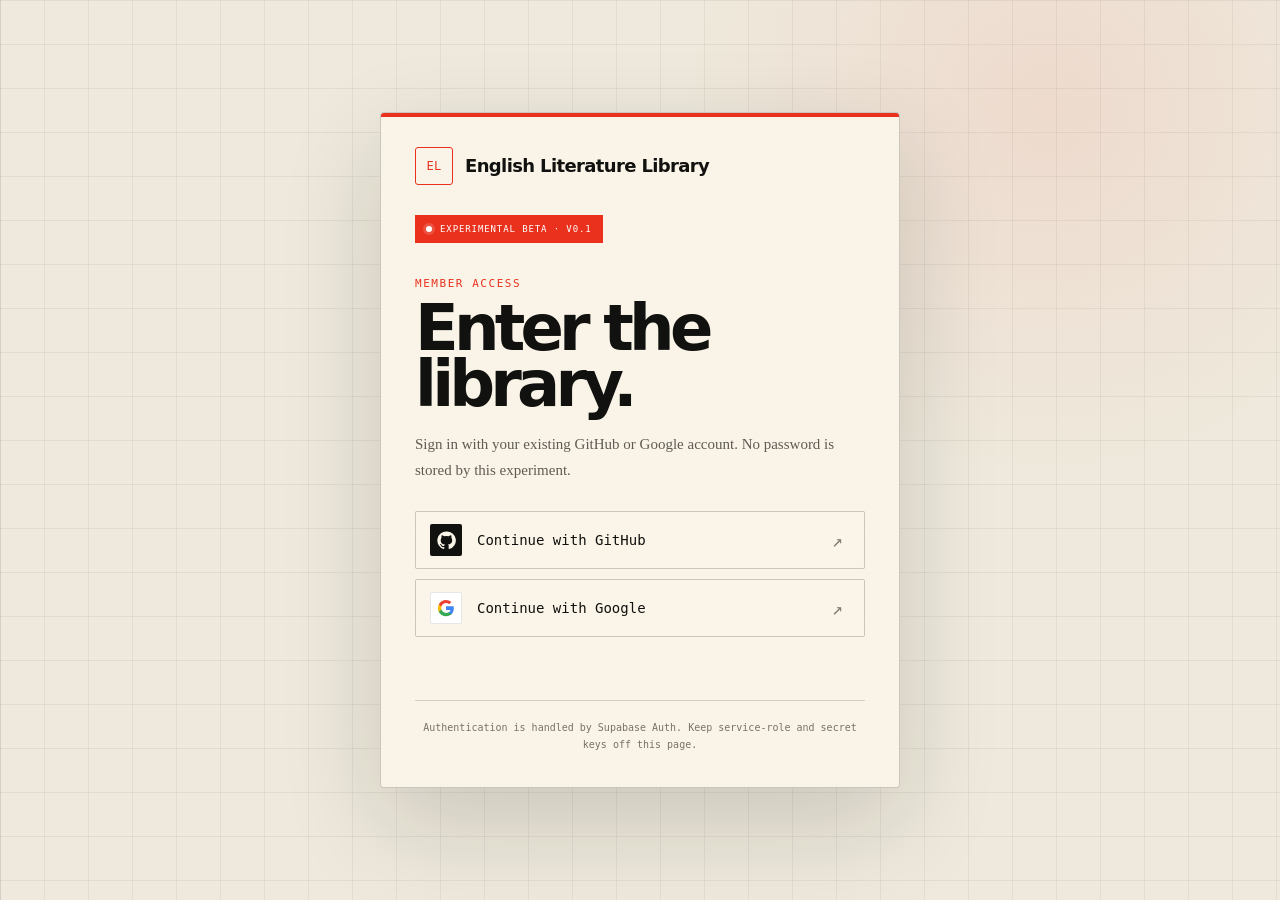
<file: auth/login.html>
<!doctype html>
<html lang="en">
<head>
  <meta charset="utf-8">
  <meta name="viewport" content="width=device-width, initial-scale=1">
  <meta name="description" content="English Literature Library authentication">
  <title>Sign in | English Literature Library / Experimental Beta v0.1</title>
  <link rel="stylesheet" href="./auth.css">
</head>
<body>
  <main class="auth-shell">
    <section class="auth-card" aria-labelledby="title">
      <div class="brand">
        <span class="brand-mark">EL</span>
        <span>English Literature Library</span>
      </div>

      <div class="version-badge"><span class="dot"></span> Experimental Beta · v0.1</div>

      <p class="kicker">MEMBER ACCESS</p>
      <h1 id="title">Enter the library.</h1>
      <p class="subtitle">Sign in with your existing GitHub or Google account. No password is stored by this experiment.</p>

      <div class="providers">
        <button class="provider" id="github-login" type="button">
          <span class="icon github" aria-hidden="true">
            <svg viewBox="0 0 24 24" role="img" focusable="false">
              <path fill="currentColor" d="M12 .7A11.3 11.3 0 0 0 8.4 22.8c.57.1.78-.25.78-.55v-2.02c-3.17.69-3.84-1.34-3.84-1.34-.52-1.31-1.27-1.66-1.27-1.66-1.03-.7.08-.69.08-.69 1.14.08 1.74 1.17 1.74 1.17 1.01 1.73 2.65 1.23 3.3.94.1-.73.4-1.23.72-1.51-2.53-.29-5.2-1.27-5.2-5.66 0-1.25.45-2.27 1.17-3.07-.12-.29-.51-1.45.11-3.03 0 0 .95-.3 3.12 1.17a10.8 10.8 0 0 1 5.68 0c2.17-1.47 3.12-1.17 3.12-1.17.62 1.58.23 2.74.11 3.03.72.8 1.17 1.82 1.17 3.07 0 4.4-2.67 5.36-5.21 5.65.41.35.77 1.04.77 2.1v3.1c0 .3.2.66.79.55A11.3 11.3 0 0 0 12 .7Z"/>
            </svg>
          </span>
          <span>Continue with GitHub</span>
          <span class="arrow">↗</span>
        </button>

        <button class="provider" id="google-login" type="button">
          <span class="icon google" aria-hidden="true">
            <svg viewBox="0 0 24 24" role="img" focusable="false">
              <path fill="#4285F4" d="M21.35 12.27c0-.78-.07-1.53-.22-2.27H12v4.3h5.23a4.47 4.47 0 0 1-1.94 2.93v2.43h3.14c1.84-1.69 2.92-4.18 2.92-7.39Z"/>
              <path fill="#34A853" d="M12 21.75c2.63 0 4.84-.87 6.45-2.36l-3.14-2.43c-.87.58-1.98.92-3.31.92-2.54 0-4.69-1.72-5.46-4.03H3.3v2.5A9.74 9.74 0 0 0 12 21.75Z"/>
              <path fill="#FBBC05" d="M6.54 13.85A5.85 5.85 0 0 1 6.23 12c0-.64.11-1.27.31-1.85v-2.5H3.3A9.75 9.75 0 0 0 2.25 12c0 1.57.38 3.06 1.05 4.35l3.24-2.5Z"/>
              <path fill="#EA4335" d="M12 6.12c1.43 0 2.71.49 3.72 1.45l2.79-2.79C16.84 3.2 14.63 2.25 12 2.25a9.74 9.74 0 0 0-8.7 5.4l3.24 2.5C7.31 7.84 9.46 6.12 12 6.12Z"/>
            </svg>
          </span>
          <span>Continue with Google</span>
          <span class="arrow">↗</span>
        </button>
      </div>

      <p id="status" role="status" aria-live="polite"></p>
      <p class="note">Authentication is handled by Supabase Auth. Keep service-role and secret keys off this page.</p>
    </section>
  </main>

  <script type="module">
    import { signInWithGitHub, signInWithGoogle, getSession } from './auth.js?v=3'

    const status = document.querySelector('#status')
    const github = document.querySelector('#github-login')
    const google = document.querySelector('#google-login')

    const HOME_URL = new URL('../index.html', window.location.href).href

    function setBusy(provider) {
      status.textContent = `Connecting to ${provider}…`
      github.disabled = true
      google.disabled = true
    }

    async function run(provider, action) {
      setBusy(provider)
      try {
        await action()
      } catch (error) {
        status.textContent = error?.message || 'Authentication could not be started.'
        github.disabled = false
        google.disabled = false
      }
    }

    github.addEventListener('click', () => run('GitHub', signInWithGitHub))
    google.addEventListener('click', () => run('Google', signInWithGoogle))

    getSession().then((session) => {
      if (session?.user) {
        window.location.replace(HOME_URL)
      }
    }).catch(() => {})
  </script>
</body>
</html>
</file>
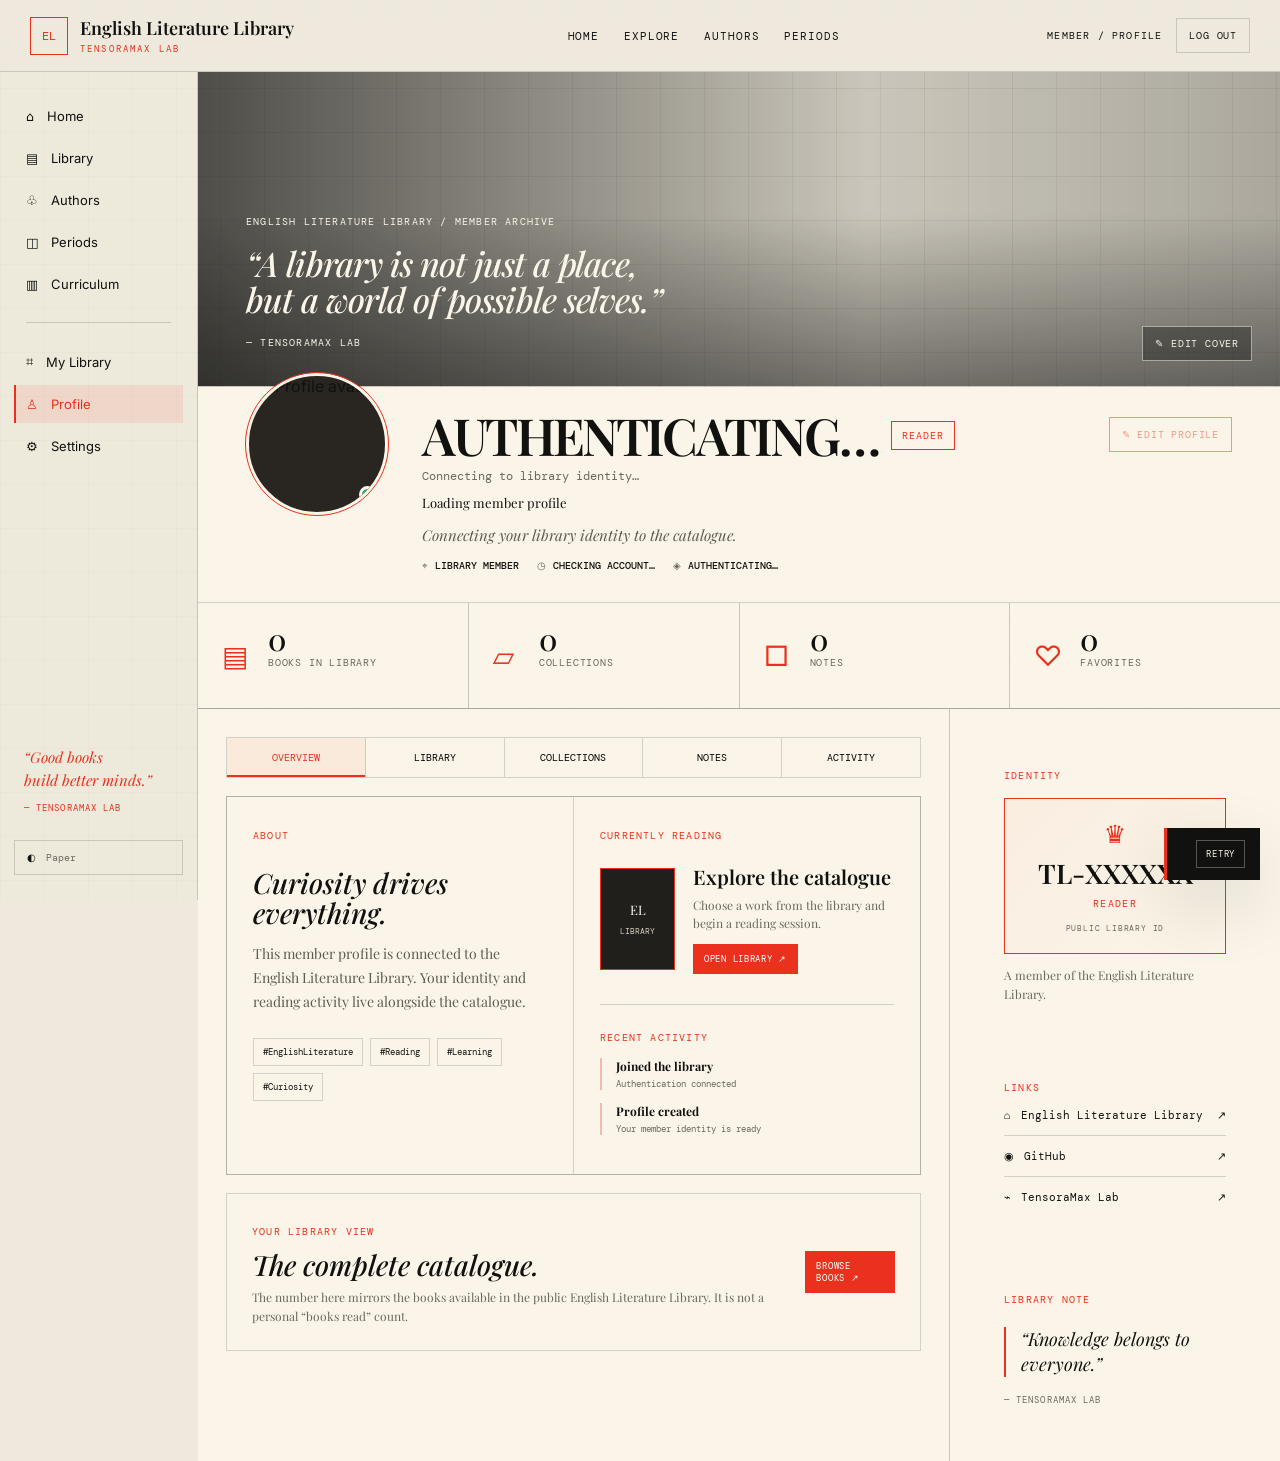
<file: profile/profile.html>
<!doctype html>
<html lang="en">
<head>
<meta charset="utf-8">
<meta name="viewport" content="width=device-width,initial-scale=1,viewport-fit=cover">
<meta name="theme-color" content="#eee9dc">
<meta name="description" content="English Literature Library member profile">
<title>Profile / English Literature Library</title>
<link rel="stylesheet" href="./profile.css">
</head>
<body>
<div class="app">
  <header class="topbar">
    <a class="brand" href="../index.html" aria-label="English Literature Library home">
      <span class="brand-mark">EL</span>
      <span><b>English Literature Library</b><small>TENSORAMAX LAB</small></span>
    </a>
    <nav class="topnav" aria-label="Primary">
      <a href="../index.html">Home</a><a href="../index.html#catalogue">Explore</a><a href="../index.html#authors">Authors</a><a href="../index.html#timeline">Periods</a>
    </nav>
    <div class="top-actions"><span class="mono">MEMBER / PROFILE</span><button id="logout" type="button">LOG OUT</button></div>
  </header>

  <aside class="sidebar">
    <a href="../index.html">⌂ <span>Home</span></a>
    <a href="../index.html#catalogue">▤ <span>Library</span></a>
    <a href="../index.html#authors">♧ <span>Authors</span></a>
    <a href="../index.html#timeline">◫ <span>Periods</span></a>
    <a href="../index.html#catalogue">▥ <span>Curriculum</span></a>
    <div class="side-rule"></div>
    <a href="#library">⌗ <span>My Library</span></a>
    <a class="active" href="./profile.html">♙ <span>Profile</span></a>
    <a href="#settings">⚙ <span>Settings</span></a>
    <div class="side-quote">“Good books<br><em>build better minds.</em>”<small>— TENSORAMAX LAB</small></div>
    <div class="side-mode">◐ <span>Paper</span></div>
  </aside>

  <main>
    <section class="cover" aria-label="Profile cover">
      <div class="cover-image"></div>
      <div class="cover-overlay"></div>
      <div class="cover-copy">
        <span class="mono">ENGLISH LITERATURE LIBRARY / MEMBER ARCHIVE</span>
        <h1>“A library is not just a place,<br><em>but a world of possible selves.”</em></h1>
        <span class="mono">— TENSORAMAX LAB</span>
      </div>
      <button class="cover-edit" type="button" id="editCover">✎ EDIT COVER</button>
      <input id="coverInput" class="media-input" type="file" accept="image/jpeg,image/png,image/webp,image/avif" hidden>
    </section>

    <section class="profile-head">
      <button class="avatar-wrap avatar-button" type="button" id="editAvatar" aria-label="Change profile photo"><img id="avatar" alt="Profile avatar"><span class="online"></span><span class="avatar-edit">✎</span></button>
      <input id="avatarInput" class="media-input" type="file" accept="image/jpeg,image/png,image/webp,image/avif" hidden>
      <div class="identity">
        <div class="name-row"><h2 id="displayName">AUTHENTICATING…</h2><span id="roleBadge" class="role-badge">READER</span></div>
        <div class="handle" id="handle">Connecting to library identity…</div>
        <div class="roles" id="roles">Loading member profile</div>
        <p id="bio">Connecting your library identity to the catalogue.</p>
        <div class="details"><span>⌖ <b>Library Member</b></span><span>◷ <b id="joined">Checking account…</b></span><span>◈ <b id="emailLabel">Authenticating…</b></span></div>
      </div>
      <button class="edit-profile" type="button" id="editProfile" disabled>✎ EDIT PROFILE</button>
    </section>

    <section class="stats" aria-label="Library statistics">
      <article><span class="stat-icon">▤</span><strong id="bookCount">0</strong><small>Books in Library</small></article>
      <article><span class="stat-icon">▱</span><strong id="collectionCount">0</strong><small>Collections</small></article>
      <article><span class="stat-icon">□</span><strong id="noteCount">0</strong><small>Notes</small></article>
      <article><span class="stat-icon">♡</span><strong id="favoriteCount">0</strong><small>Favorites</small></article>
    </section>

    <section class="content-grid">
      <div class="main-column">
        <nav class="tabs" aria-label="Profile sections"><button class="active">Overview</button><button>Library</button><button>Collections</button><button>Notes</button><button>Activity</button></nav>
        <div class="two-panels">
          <article class="panel about"><span class="panel-kicker">ABOUT</span><h3 id="aboutTitle">Curiosity drives everything.</h3><p id="aboutText">This member profile is connected to the English Literature Library. Your identity and reading activity live alongside the catalogue.</p><div class="tags"><span>#EnglishLiterature</span><span>#Reading</span><span>#Learning</span><span>#Curiosity</span></div></article>
          <article class="panel reading"><span class="panel-kicker">CURRENTLY READING</span><div class="book-mini"><div class="book-cover">EL<br><i>LIBRARY</i></div><div><h3 id="readingTitle">Explore the catalogue</h3><p id="readingText">Choose a work from the library and begin a reading session.</p><a href="../index.html#catalogue">OPEN LIBRARY ↗</a></div></div><div class="activity"><span class="panel-kicker">RECENT ACTIVITY</span><p><b>Joined the library</b><small>Authentication connected</small></p><p><b>Profile created</b><small>Your member identity is ready</small></p></div></article>
        </div>
        <article class="library-panel" id="library"><div><span class="panel-kicker">YOUR LIBRARY VIEW</span><h3 id="libraryHeadline">The complete catalogue.</h3><p id="libraryDescription">The number here mirrors the books available in the public English Literature Library. It is not a personal “books read” count.</p></div><a class="red-button" href="../index.html#catalogue">BROWSE BOOKS ↗</a></article>
      </div>
      <aside class="right-column">
        <article class="panel identity-card"><span class="panel-kicker">IDENTITY</span><div class="id-box"><div class="id-crown">♛</div><strong id="publicId">TL-XXXXXX</strong><span id="idRole">READER</span><small>PUBLIC LIBRARY ID</small></div><p id="identityNote">A member of the English Literature Library.</p></article>
        <article class="panel links"><span class="panel-kicker">LINKS</span><a href="../index.html">⌂ <span>English Literature Library</span> ↗</a><a href="https://github.com/Yuri-code-dot" target="_blank" rel="noopener">◉ <span>GitHub</span> ↗</a><a href="https://tensoramax.me/Tensoramax-Lab-/" target="_blank" rel="noopener">⌁ <span>TensoraMax Lab</span> ↗</a></article>
        <article class="panel quote"><span class="panel-kicker">LIBRARY NOTE</span><blockquote id="libraryNote">“Knowledge belongs to everyone.”</blockquote><small>— TENSORAMAX LAB</small></article>
      </aside>
    </section>
  </main>
</div>
<section id="profileEditor" class="profile-editor" hidden aria-hidden="true">
  <div class="editor-backdrop" data-close-editor></div>
  <div class="editor-dialog" role="dialog" aria-modal="true" aria-labelledby="editorTitle">
    <div class="editor-head">
      <div><span class="panel-kicker">PROFILE EDITOR</span><h2 id="editorTitle">Shape your library identity.</h2><p>Edit the words that appear across your member page.</p></div>
      <button class="editor-close" type="button" data-close-editor aria-label="Close editor">×</button>
    </div>
    <form id="profileForm" class="editor-form">
      <label>Display name<input name="display_name" maxlength="80" autocomplete="name"></label>
      <label>Username<input name="username" maxlength="40" pattern="[A-Za-z0-9_]+" autocomplete="username"></label>
      <label>Bio<textarea name="bio" maxlength="280" rows="3"></textarea></label>
      <label>About title<input name="about_title" maxlength="120"></label>
      <label>About text<textarea name="about_text" maxlength="500" rows="4"></textarea></label>
      <label>Currently reading title<input name="reading_title" maxlength="120"></label>
      <label>Currently reading description<textarea name="reading_text" maxlength="300" rows="3"></textarea></label>
      <label>Library view headline<input name="library_headline" maxlength="120"></label>
      <label>Library view description<textarea name="library_description" maxlength="300" rows="3"></textarea></label>
      <label>Identity note<textarea name="identity_note" maxlength="220" rows="2"></textarea></label>
      <label>Library note<textarea name="library_note" maxlength="180" rows="2"></textarea></label>
      <label>Tags <span class="field-hint">comma separated</span><input name="profile_tags" maxlength="240" placeholder="English Literature, Reading, Learning, Curiosity"></label>
      <div class="editor-actions"><button type="button" class="editor-cancel" data-close-editor>CANCEL</button><button type="submit" class="red-button">SAVE CHANGES ↗</button></div>
    </form>
  </div>
</section>
<div id="error" class="error" hidden role="alert" aria-live="assertive"><span data-error-message></span><button data-retry type="button">RETRY</button></div>
<script type="module" src="./profile.js?v=3"></script>
</body>
</html>
</file>
<file: community/community.css>
@import url('https://fonts.googleapis.com/css2?family=DM+Mono:wght@400;500&family=Inter:wght@400;500;600;700;800&family=Playfair+Display:ital,wght@0,500;0,600;1,500&display=swap');
:root{--paper:#eee9dc;--paper2:#faf5e8;--ink:#11110f;--muted:#6c685f;--red:#e9311d;--line:rgba(17,17,15,.16);--dark:#10100e;--serif:'Playfair Display',Georgia,serif;--mono:'DM Mono',monospace}*{box-sizing:border-box}html{scroll-behavior:smooth}body{margin:0;background:var(--paper);color:var(--ink);font-family:Inter,system-ui,sans-serif;min-height:100vh}body:before{content:"";position:fixed;inset:0;pointer-events:none;opacity:.2;background-image:linear-gradient(var(--line) 1px,transparent 1px),linear-gradient(90deg,var(--line) 1px,transparent 1px);background-size:44px 44px}.grain{position:fixed;inset:0;pointer-events:none;z-index:10;opacity:.04;background-image:url("data:image/svg+xml,%3Csvg viewBox='0 0 180 180' xmlns='http://www.w3.org/2000/svg'%3E%3Cfilter id='n'%3E%3CfeTurbulence type='fractalNoise' baseFrequency='.9' numOctaves='3' stitchTiles='stitch'/%3E%3C/filter%3E%3Crect width='100%25' height='100%25' filter='url(%23n)' opacity='.7'/%3E%3C/svg%3E")}.topbar{position:sticky;top:0;z-index:20;height:64px;border-bottom:1px solid var(--line);background:rgba(238,233,220,.88);backdrop-filter:blur(18px);display:flex;align-items:center;justify-content:space-between;padding:0 28px}.brand,.back,.eyebrow,.kicker,.filter,.primary{font:10px var(--mono);letter-spacing:.1em;text-transform:uppercase}.brand span{color:var(--red)}.back{border:1px solid var(--ink);padding:9px 11px}main{position:relative;z-index:1}.intro{min-height:72vh;padding:130px 8vw 90px;display:grid;grid-template-columns:1.15fr .55fr;align-items:end;gap:8vw}.eyebrow{grid-column:1/-1;display:flex;gap:10px;align-items:center}.eyebrow span{width:7px;height:7px;background:var(--red);border-radius:50%}.intro h1{font-size:clamp(4rem,10vw,10rem);line-height:.78;letter-spacing:-.085em;margin:0}.intro h1 em{font-family:var(--serif);font-weight:500}.intro p{font:18px/1.7 var(--serif);max-width:430px;color:var(--muted);margin:0 0 8px}.community-shell{background:var(--dark);color:var(--paper2);padding:90px 7vw 120px;min-height:70vh}.section-head{display:flex;justify-content:space-between;align-items:end;gap:30px;margin-bottom:35px}.kicker{color:var(--red)}h2{font-size:clamp(3rem,6vw,6rem);line-height:.84;letter-spacing:-.07em;margin:16px 0 0}.primary{border:1px solid var(--red);background:var(--red);color:#fff;padding:13px 15px;cursor:pointer}.primary:hover{background:var(--paper2);color:var(--ink);border-color:var(--paper2)}.filters{display:flex;gap:8px;flex-wrap:wrap;border-top:1px solid #35332e;border-bottom:1px solid #35332e;padding:14px 0;margin-bottom:1px}.filters input{flex:1;min-width:220px;background:transparent;border:1px solid #3b3934;color:var(--paper2);padding:12px 14px;outline:none}.filters input:focus{border-color:var(--red)}.filter{background:transparent;color:#aaa69d;border:1px solid #3b3934;padding:11px 12px;cursor:pointer}.filter.active,.filter:hover{background:var(--paper2);color:var(--ink);border-color:var(--paper2)}.discussion-list{display:grid;gap:1px;background:#35332e;border:1px solid #35332e}.discussion{background:var(--dark);padding:28px 30px;display:grid;grid-template-columns:1fr auto;gap:20px;transition:.25s}.discussion:hover{background:#181714}.discussion h3{font:italic 500 clamp(1.7rem,3vw,3.1rem) var(--serif);line-height:.98;margin:10px 0}.discussion p{color:#aaa69d;line-height:1.65;max-width:800px;margin:0}.discussion-meta{font:9px var(--mono);text-transform:uppercase;color:var(--muted);display:flex;gap:14px;flex-wrap:wrap}.discussion-type{color:var(--red)}.reply-count{align-self:center;border:1px solid #3b3934;padding:12px 14px;font:10px var(--mono);white-space:nowrap}.empty-state{padding:70px 30px;background:var(--dark);display:grid;gap:10px}.empty-state b{font:italic 2rem var(--serif)}.empty-state span{font:11px var(--mono);color:var(--muted)}.modal{position:fixed;inset:0;z-index:50;background:rgba(10,10,9,.75);backdrop-filter:blur(14px);display:none;align-items:center;justify-content:center;padding:20px}.modal.open{display:flex}.modal-card{width:min(760px,100%);max-height:92vh;overflow:auto;background:var(--paper);padding:42px;box-shadow:0 40px 120px #000}.close{float:right;border:0;background:none;font-size:30px;cursor:pointer}.modal-card h2{color:var(--ink);margin:28px 0 30px}.modal-card form{display:grid;gap:18px}.modal-card label{display:grid;gap:8px;font:10px var(--mono);text-transform:uppercase}.modal-card input,.modal-card textarea,.modal-card select{width:100%;border:1px solid var(--line);background:rgba(255,255,255,.35);padding:13px;outline:none;color:var(--ink)}.modal-card textarea{resize:vertical;font-family:Inter,sans-serif;line-height:1.55}.modal-card input:focus,.modal-card textarea:focus,.modal-card select:focus{border-color:var(--red)}.optional{color:var(--muted);text-transform:none}.submit{justify-self:start}.form-status{min-height:18px;color:var(--red);font:10px var(--mono);margin:0}@media(max-width:720px){.topbar{padding:0 15px}.brand{font-size:8px}.brand span{display:none}.back{font-size:8px}.intro{min-height:70vh;padding:100px 24px 60px;display:flex;flex-direction:column;align-items:flex-start;gap:25px}.intro h1{font-size:clamp(4rem,19vw,7rem)}.intro p{font-size:16px}.community-shell{padding:65px 18px 90px}.section-head{align-items:flex-start;flex-direction:column}.discussion{grid-template-columns:1fr;padding:23px}.reply-count{justify-self:start}.filters input{min-width:100%}.modal-card{padding:28px 22px}}
</file>
<file: auth/auth.css>
* { box-sizing: border-box; }

:root {
  color-scheme: light;
  font-family: Inter, ui-sans-serif, system-ui, -apple-system, BlinkMacSystemFont, "Segoe UI", sans-serif;
  background: #eee9dc;
  color: #11110f;
  --paper: #eee9dc;
  --paper2: #faf5e8;
  --ink: #11110f;
  --muted: #6c685f;
  --red: #e9311d;
  --line: rgba(17,17,15,.16);
  --dark: #10100e;
  --serif: "Playfair Display", Georgia, serif;
  --mono: "DM Mono", monospace;
}

@import url('https://fonts.googleapis.com/css2?family=DM+Mono:wght@400;500&family=Inter:wght@400;500;600;700;800&family=Playfair+Display:ital,wght@0,500;0,600;1,500;1,600&display=swap');

body {
  margin: 0;
  min-width: 320px;
  min-height: 100vh;
  overflow-x: hidden;
  background:
    linear-gradient(rgba(17,17,15,.055) 1px, transparent 1px),
    linear-gradient(90deg, rgba(17,17,15,.055) 1px, transparent 1px),
    radial-gradient(circle at 82% 12%, rgba(233,49,29,.08), transparent 28%),
    var(--paper);
  background-size: 44px 44px, 44px 44px, auto, auto;
}

body::before {
  content: "";
  position: fixed;
  inset: 0;
  pointer-events: none;
  border-left: 1px solid rgba(17,17,15,.12);
  opacity: .55;
}

.auth-shell {
  width: min(100% - 28px, 520px);
  min-height: 100vh;
  margin: auto;
  display: grid;
  place-items: center;
  padding: 34px 0;
}

.auth-card {
  width: 100%;
  padding: 34px;
  border: 1px solid rgba(17,17,15,.2);
  border-radius: 4px;
  background: rgba(250,245,232,.94);
  box-shadow: 0 35px 100px rgba(17,17,15,.16);
  position: relative;
  overflow: hidden;
}

.auth-card::before {
  content: "";
  position: absolute;
  top: 0;
  left: 0;
  width: 100%;
  height: 4px;
  background: var(--red);
}

.brand {
  display: flex;
  align-items: center;
  gap: 12px;
  margin-bottom: 30px;
  color: var(--ink);
  font-weight: 800;
  letter-spacing: -.035em;
  font-size: 18px;
}

.brand-mark {
  width: 38px;
  height: 38px;
  display: grid;
  place-items: center;
  border: 1px solid var(--red);
  border-radius: 3px;
  color: var(--red);
  font: 12px var(--mono);
  letter-spacing: .02em;
}

.version-badge {
  display: inline-flex;
  align-items: center;
  gap: 8px;
  margin-bottom: 34px;
  padding: 8px 10px;
  border: 1px solid var(--red);
  background: var(--red);
  color: #fff;
  font: 9px var(--mono);
  letter-spacing: .1em;
  text-transform: uppercase;
}

.version-badge .dot {
  width: 6px;
  height: 6px;
  border-radius: 50%;
  background: #fff;
  box-shadow: 0 0 0 3px rgba(255,255,255,.16);
}

.kicker {
  margin: 0 0 10px;
  color: var(--red);
  font: 11px var(--mono);
  font-weight: 500;
  letter-spacing: .14em;
  text-transform: uppercase;
}

h1 {
  margin: 0;
  max-width: 480px;
  font-size: clamp(38px, 10vw, 64px);
  line-height: .88;
  letter-spacing: -.075em;
}

.subtitle {
  margin: 20px 0 28px;
  color: #5f5b53;
  line-height: 1.7;
  font: 15px/1.7 var(--serif);
  max-width: 460px;
}

.providers { display: grid; gap: 10px; }

.provider {
  width: 100%;
  min-height: 58px;
  display: grid;
  grid-template-columns: 34px 1fr 18px;
  align-items: center;
  gap: 13px;
  padding: 11px 14px;
  border: 1px solid rgba(17,17,15,.2);
  border-radius: 2px;
  background: var(--paper2);
  color: var(--ink);
  font: 14px var(--mono);
  text-align: left;
  cursor: pointer;
  transition: transform .18s ease, border-color .18s ease, background .18s ease, color .18s ease;
}

.provider:hover {
  transform: translateY(-2px);
  border-color: var(--red);
  background: var(--ink);
  color: var(--paper2);
}

.provider:disabled {
  opacity: .58;
  cursor: wait;
  transform: none;
}

.icon {
  width: 32px;
  height: 32px;
  display: grid;
  place-items: center;
  border-radius: 2px;
}

.icon svg {
  width: 19px;
  height: 19px;
  display: block;
}

.github {
  background: var(--ink);
  color: var(--paper2);
}

.google {
  background: #fff;
  border: 1px solid rgba(17,17,15,.1);
}

.google svg {
  width: 20px;
  height: 20px;
}

.arrow { color: #817b70; font-size: 18px; }
.provider:hover .arrow { color: var(--red); }

#status {
  min-height: 20px;
  margin: 17px 0 0;
  color: var(--red);
  font: 11px/1.5 var(--mono);
  text-transform: uppercase;
  letter-spacing: .04em;
}

.note {
  margin: 26px 0 0;
  padding-top: 18px;
  border-top: 1px solid var(--line);
  color: #777168;
  font: 10px/1.7 var(--mono);
  text-align: center;
}

@media (max-width: 420px) {
  .auth-shell { width: min(100% - 20px, 520px); padding: 20px 0; }
  .auth-card { padding: 27px 22px; }
  .brand { font-size: 16px; }
  .version-badge { margin-bottom: 28px; }
}
</file>
<file: profile/profile.css>
@import url('https://fonts.googleapis.com/css2?family=DM+Mono:wght@400;500&family=Inter:wght@400;500;600;700;800&family=Playfair+Display:ital,wght@0,500;0,600;1,500&display=swap');
:root{--paper:#eee9dc;--paper2:#faf5e8;--ink:#11110f;--muted:#6c685f;--red:#e9311d;--line:rgba(17,17,15,.16);--serif:'Playfair Display',Georgia,serif;--mono:'DM Mono',monospace;--shadow:0 24px 70px rgba(17,17,15,.12)}
*{box-sizing:border-box}html{scroll-behavior:smooth}body{margin:0;min-width:320px;background:var(--paper);color:var(--ink);font-family:Inter,system-ui,sans-serif}body:before{content:"";position:fixed;inset:0;z-index:-1;pointer-events:none;background-image:linear-gradient(var(--line) 1px,transparent 1px),linear-gradient(90deg,var(--line) 1px,transparent 1px);background-size:44px 44px;opacity:.38}a{color:inherit;text-decoration:none}button{font:inherit}.mono,.panel-kicker{font:10px var(--mono);letter-spacing:.12em;text-transform:uppercase}.app{min-height:100vh}.topbar{height:72px;display:flex;align-items:center;gap:30px;padding:0 30px;border-bottom:1px solid var(--line);background:rgba(238,233,220,.9);backdrop-filter:blur(18px);position:sticky;top:0;z-index:50}.brand{display:flex;align-items:center;gap:12px;min-width:330px}.brand-mark{width:38px;height:38px;display:grid;place-items:center;border:1px solid var(--red);color:var(--red);font:12px var(--mono)}.brand b{display:block;font:600 18px var(--serif)}.brand small{display:block;margin-top:3px;color:var(--red);font:9px var(--mono);letter-spacing:.24em}.topnav{display:flex;gap:25px;align-items:center;flex:1;justify-content:center}.topnav a{font:11px var(--mono);text-transform:uppercase;letter-spacing:.08em}.topnav a:hover{color:var(--red)}.top-actions{display:flex;align-items:center;gap:14px}.top-actions button,.edit-profile,.cover-edit{border:1px solid var(--line);background:transparent;padding:10px 12px;color:inherit;cursor:pointer;font:10px var(--mono);letter-spacing:.08em}.top-actions button:hover,.edit-profile:hover,.cover-edit:hover{border-color:var(--red);color:var(--red)}button:disabled{cursor:wait;opacity:.48}.profile-loading .edit-profile,.profile-loading .top-actions button{pointer-events:none}.sidebar{position:fixed;left:0;top:72px;bottom:0;width:198px;border-right:1px solid var(--line);padding:25px 14px;background:rgba(238,233,220,.72);z-index:30;display:flex;flex-direction:column;gap:4px}.sidebar>a{display:flex;align-items:center;gap:13px;padding:11px 12px;font-size:13px}.sidebar>a:hover{color:var(--red)}.sidebar>a.active{background:rgba(233,49,29,.1);color:var(--red);border-left:2px solid var(--red);padding-left:10px}.side-rule{height:1px;background:var(--line);margin:15px 12px}.side-quote{margin:auto 10px 22px;color:var(--red);font:italic 15px/1.55 var(--serif)}.side-quote small{display:block;margin-top:10px;font:9px var(--mono);letter-spacing:.12em}.side-mode{border:1px solid var(--line);padding:10px 12px;font:10px var(--mono);display:flex;gap:10px}.side-mode span{color:var(--muted)}main{margin-left:198px;max-width:1500px}.cover{height:315px;position:relative;overflow:hidden;border-bottom:1px solid var(--line)}.cover-image{position:absolute;inset:0;background-image:url('https://images.unsplash.com/photo-1521587760476-6c12a4b040da?auto=format&fit=crop&w=1800&q=82');background-size:cover;background-position:center 48%;filter:sepia(.25) saturate(.72) contrast(1.05)}.cover-overlay{position:absolute;inset:0;background:linear-gradient(90deg,rgba(17,17,15,.72),rgba(17,17,15,.16) 62%,rgba(17,17,15,.3)),linear-gradient(0deg,rgba(17,17,15,.48),transparent 55%)}.cover-copy{position:absolute;left:48px;bottom:36px;color:var(--paper2)}.cover-copy h1{font:italic 500 34px/1.08 var(--serif);margin:16px 0 12px;letter-spacing:-.03em}.cover-edit{position:absolute;right:28px;bottom:25px;color:var(--paper2);border-color:rgba(250,245,232,.55);background:rgba(17,17,15,.38)}.profile-head{display:grid;grid-template-columns:150px minmax(0,1fr) auto;gap:26px;align-items:center;padding:0 48px 30px;position:relative;background:var(--paper2);border-bottom:1px solid var(--line)}.avatar-wrap{width:142px;height:142px;margin-top:-72px;border:3px solid var(--paper2);outline:1px solid var(--red);border-radius:50%;overflow:hidden;position:relative;background:#292621}.avatar-wrap img{width:100%;height:100%;object-fit:cover;display:block}.online{position:absolute;right:9px;bottom:9px;width:17px;height:17px;border:3px solid var(--paper2);border-radius:50%;background:#23a968}.identity{padding-top:24px}.name-row{display:flex;align-items:center;gap:13px;flex-wrap:wrap}.name-row h2{margin:0;font:600 clamp(34px,4vw,54px)/.95 var(--serif);letter-spacing:-.055em}.founder-name{background:linear-gradient(90deg,#e9311d,#ed9b20,#20a56b,#2477e8,#9b4de8,#e9311d);background-size:300% auto;-webkit-background-clip:text;background-clip:text;color:transparent;animation:rainbow 8s linear infinite}@keyframes rainbow{to{background-position:300% center}}.role-badge{padding:7px 10px;border:1px solid var(--red);color:var(--red);font:10px var(--mono);letter-spacing:.1em}.handle{margin-top:8px;font:12px var(--mono);color:var(--muted)}.roles{margin-top:10px;font:13px var(--serif)}.identity p{max-width:650px;margin:13px 0;color:#5f5b53;font:italic 15px/1.5 var(--serif)}.details{display:flex;flex-wrap:wrap;gap:18px;color:var(--muted);font:10px var(--mono);text-transform:uppercase}.details span{display:flex;gap:7px;align-items:center}.details b{font-weight:500;color:var(--ink)}.edit-profile{align-self:start;margin-top:30px;border-color:var(--red);color:var(--red)}.stats{display:grid;grid-template-columns:repeat(4,1fr);gap:1px;background:var(--line);border-bottom:1px solid var(--line)}.stats article{background:var(--paper2);min-height:105px;padding:21px 24px;display:grid;grid-template-columns:36px 1fr;grid-template-rows:1fr 1fr;column-gap:10px}.stat-icon{grid-row:1/3;font-size:28px;color:var(--red);align-self:center}.stats strong{font:500 30px var(--serif);line-height:1}.stats small{font:10px var(--mono);color:var(--muted);text-transform:uppercase;letter-spacing:.08em}.content-grid{display:grid;grid-template-columns:minmax(0,1fr) 330px;gap:1px;background:var(--line)}.main-column,.right-column{background:var(--paper2);padding:28px}.tabs{display:flex;border:1px solid var(--line);margin-bottom:18px;overflow:auto}.tabs button{flex:1;min-width:105px;padding:13px 14px;border:0;border-right:1px solid var(--line);background:transparent;cursor:pointer;font:10px var(--mono);text-transform:uppercase}.tabs button:last-child{border-right:0}.tabs button:hover,.tabs button.active{color:var(--red);background:rgba(233,49,29,.055)}.tabs button.active{box-shadow:inset 0 -2px var(--red)}.two-panels{display:grid;grid-template-columns:1fr 1fr;gap:1px;background:var(--line);border:1px solid var(--line)}.panel{background:var(--paper2);padding:26px}.panel-kicker{color:var(--red)}.about h3{font:italic 500 28px/1.05 var(--serif);margin:25px 0 15px}.about p{color:#5f5b53;font:14px/1.7 var(--serif)}.tags{display:flex;flex-wrap:wrap;gap:7px;margin-top:25px}.tags span{border:1px solid var(--line);padding:7px 9px;font:9px var(--mono)}.reading .book-mini{display:flex;gap:18px;align-items:center;margin-top:20px}.book-cover{width:75px;height:102px;flex:none;background:#201f1b;color:var(--paper2);border:1px solid var(--red);display:flex;align-items:center;justify-content:center;flex-direction:column;font:13px var(--serif);text-align:center}.book-cover i{font:8px var(--mono);color:#d7cfc0;margin-top:8px}.book-mini h3{margin:0 0 7px;font:600 20px var(--serif)}.book-mini p{margin:0 0 12px;color:var(--muted);font:12px/1.45 var(--serif)}.book-mini a,.red-button{display:inline-block;color:#fff;background:var(--red);padding:9px 11px;font:9px var(--mono);letter-spacing:.08em}.activity{margin-top:30px;border-top:1px solid var(--line);padding-top:20px}.activity p{margin:13px 0;padding-left:14px;border-left:2px solid rgba(233,49,29,.3);font:12px var(--serif)}.activity small{display:block;color:var(--muted);font:9px var(--mono);margin-top:4px}.library-panel{margin-top:18px;border:1px solid var(--line);padding:25px;display:flex;justify-content:space-between;align-items:center;gap:25px}.library-panel h3{margin:7px 0 5px;font:italic 500 28px var(--serif)}.library-panel p{max-width:650px;color:var(--muted);font:12px/1.55 var(--serif);margin:0}.id-box{margin-top:15px;border:1px solid var(--red);padding:20px;text-align:center;background:linear-gradient(135deg,rgba(233,49,29,.04),transparent)}.id-crown{color:var(--red);font-size:25px}.id-box strong{display:block;font:600 27px var(--serif);margin:6px 0}.id-box span{display:block;color:var(--red);font:10px var(--mono);letter-spacing:.14em}.id-box small{display:block;color:var(--muted);font:8px var(--mono);letter-spacing:.1em;margin-top:13px}.identity-card p{color:var(--muted);font:12px/1.6 var(--serif);margin-bottom:0}.links{margin-top:18px}.links a{display:flex;align-items:center;gap:10px;padding:13px 0;border-bottom:1px solid var(--line);font:11px var(--mono)}.links a:last-child{border-bottom:0}.links a:hover{color:var(--red)}.links a span{flex:1}.quote{margin-top:18px}.quote blockquote{margin:20px 0 10px;padding-left:15px;border-left:2px solid var(--red);font:italic 18px/1.4 var(--serif)}.quote small{font:9px var(--mono);color:var(--muted);letter-spacing:.12em}.founder .id-box{border-color:transparent;background:linear-gradient(var(--paper2),var(--paper2)) padding-box,linear-gradient(90deg,#e9311d,#ed9b20,#20a56b,#2477e8,#9b4de8,#e9311d) border-box;border:2px solid transparent}.founder .id-box strong{background:linear-gradient(90deg,#e9311d,#ed9b20,#20a56b,#2477e8,#9b4de8);-webkit-background-clip:text;background-clip:text;color:transparent}.error{position:fixed;inset:auto 20px 20px auto;z-index:100;background:var(--ink);color:var(--paper2);padding:12px 15px;border-left:3px solid var(--red);font:10px var(--mono);max-width:420px;display:flex;align-items:center;gap:14px;box-shadow:var(--shadow)}.error span{line-height:1.5}.error button{flex:none;border:1px solid rgba(250,245,232,.3);padding:7px 9px;background:transparent;color:var(--paper2);font:9px var(--mono);letter-spacing:.08em;cursor:pointer}.error button:hover{border-color:var(--red);color:var(--red)}
@media(max-width:1050px){.topnav{display:none}.brand{min-width:0}.sidebar{width:78px}.sidebar>a{justify-content:center}.sidebar>a span,.side-quote,.side-mode span,.side-mode{font-size:0}.side-mode{justify-content:center}.side-mode:first-letter{font-size:18px}main{margin-left:78px}.content-grid{grid-template-columns:1fr}.right-column{display:grid;grid-template-columns:1fr 1fr 1fr;gap:1px;background:var(--line);padding:0}.right-column .panel{margin:0}.two-panels{grid-template-columns:1fr}.profile-head{padding-left:28px;padding-right:28px}.top-actions .mono{display:none}}
@media(max-width:700px){.topbar{height:60px;padding:0 14px}.brand b{font-size:15px}.brand small{font-size:7px}.top-actions button{padding:8px}.sidebar{top:60px;width:100%;height:58px;bottom:auto;left:0;right:0;border-right:0;border-bottom:1px solid var(--line);display:grid;grid-template-columns:repeat(4,1fr);padding:4px;gap:3px}.sidebar>a{padding:7px;font-size:0}.sidebar>a span{display:none}.sidebar>a:nth-child(n+5),.side-rule,.side-quote,.side-mode{display:none}main{margin-left:0;padding-top:58px}.cover{height:235px}.cover-copy{left:22px;right:20px;bottom:24px}.cover-copy h1{font-size:22px}.cover-edit{right:15px;bottom:15px;padding:8px}.profile-head{grid-template-columns:88px minmax(0,1fr);gap:16px;padding:0 18px 22px}.avatar-wrap{width:88px;height:88px;margin-top:-44px}.online{width:13px;height:13px;right:5px;bottom:5px}.identity{padding-top:15px}.name-row h2{font-size:30px}.role-badge{font-size:8px;padding:5px 7px}.roles{font-size:11px}.identity p{font-size:13px}.details{gap:8px;font-size:8px}.edit-profile{grid-column:1/-1;margin:0;width:100%}.stats{grid-template-columns:repeat(2,1fr)}.stats article{min-height:90px;padding:16px}.stats strong{font-size:26px}.content-grid{display:block}.main-column,.right-column{padding:14px}.right-column{display:block}.right-column .panel{margin-bottom:14px}.tabs{margin-bottom:14px}.tabs button{min-width:90px;padding:11px 9px;font-size:8px}.two-panels{display:block}.two-panels .panel{border-bottom:1px solid var(--line)}.library-panel{display:block}.red-button{margin-top:16px}.cover-image{background-position:center}.mono{font-size:8px}.error{left:14px;right:14px;bottom:14px;max-width:none}}

.media-input{display:none}
.avatar-button{padding:0;cursor:pointer;font:inherit;color:inherit}
.avatar-button:focus-visible{outline:2px solid var(--red);outline-offset:4px}
.avatar-edit{position:absolute;right:8px;bottom:8px;width:30px;height:30px;display:grid;place-items:center;border:1px solid rgba(250,245,232,.8);border-radius:50%;background:rgba(17,17,15,.78);color:var(--paper2);font:12px var(--mono);opacity:0;transition:opacity .18s,transform .18s}
.avatar-button:hover .avatar-edit,.avatar-button:focus-visible .avatar-edit{opacity:1;transform:translateY(-1px)}
.media-uploading{opacity:.65;pointer-events:none}
.cover.media-uploading:after{content:"UPLOADING IMAGE…";position:absolute;inset:0;display:grid;place-items:center;background:rgba(17,17,15,.58);color:var(--paper2);font:11px var(--mono);letter-spacing:.14em}
@media(max-width:700px){.avatar-edit{opacity:1}}

.profile-editor{position:fixed;inset:0;z-index:90;display:grid;place-items:center;padding:22px}
.profile-editor[hidden]{display:none}
.editor-backdrop{position:absolute;inset:0;background:rgba(17,17,15,.68);backdrop-filter:blur(8px)}
.editor-dialog{position:relative;width:min(760px,100%);max-height:min(88vh,900px);overflow:auto;background:var(--paper2);border:1px solid var(--line);box-shadow:var(--shadow)}
.editor-head{display:flex;justify-content:space-between;gap:20px;padding:28px;border-bottom:1px solid var(--line);background:var(--paper)}
.editor-head h2{margin:8px 0 5px;font:italic 500 30px/1.05 var(--serif)}
.editor-head p{margin:0;color:var(--muted);font:12px/1.5 var(--serif)}
.editor-close{width:36px;height:36px;border:1px solid var(--line);background:transparent;font:24px var(--serif);cursor:pointer}
.editor-close:hover{border-color:var(--red);color:var(--red)}
.editor-form{display:grid;grid-template-columns:1fr 1fr;gap:16px;padding:28px}
.editor-form label{display:grid;gap:7px;color:var(--muted);font:9px var(--mono);letter-spacing:.08em;text-transform:uppercase}
.editor-form label:nth-child(3),.editor-form label:nth-child(5),.editor-form label:nth-child(7),.editor-form label:nth-child(9),.editor-form label:nth-child(10),.editor-form label:nth-child(11),.editor-form label:nth-child(12){grid-column:1/-1}
.editor-form input,.editor-form textarea{width:100%;border:1px solid var(--line);background:var(--paper);color:var(--ink);padding:11px 12px;resize:vertical;outline:0;font:13px/1.5 var(--serif);letter-spacing:0;text-transform:none}
.editor-form input:focus,.editor-form textarea:focus{border-color:var(--red);box-shadow:0 0 0 2px rgba(233,49,29,.08)}
.field-hint{font:8px var(--mono);letter-spacing:0;color:var(--muted);text-transform:none}
.editor-actions{grid-column:1/-1;display:flex;justify-content:flex-end;gap:10px;padding-top:8px;border-top:1px solid var(--line)}
.editor-cancel{border:1px solid var(--line);background:transparent;padding:9px 12px;cursor:pointer;font:9px var(--mono);letter-spacing:.08em}
.editor-cancel:hover{border-color:var(--red);color:var(--red)}
.profile-editor-open{overflow:hidden}
@media(max-width:700px){.profile-editor{padding:10px}.editor-dialog{max-height:94vh}.editor-head{padding:20px}.editor-head h2{font-size:24px}.editor-form{grid-template-columns:1fr;padding:20px}.editor-form label,.editor-form label:nth-child(n){grid-column:1}.editor-actions{flex-direction:column}.editor-actions button{width:100%}}
</file>
